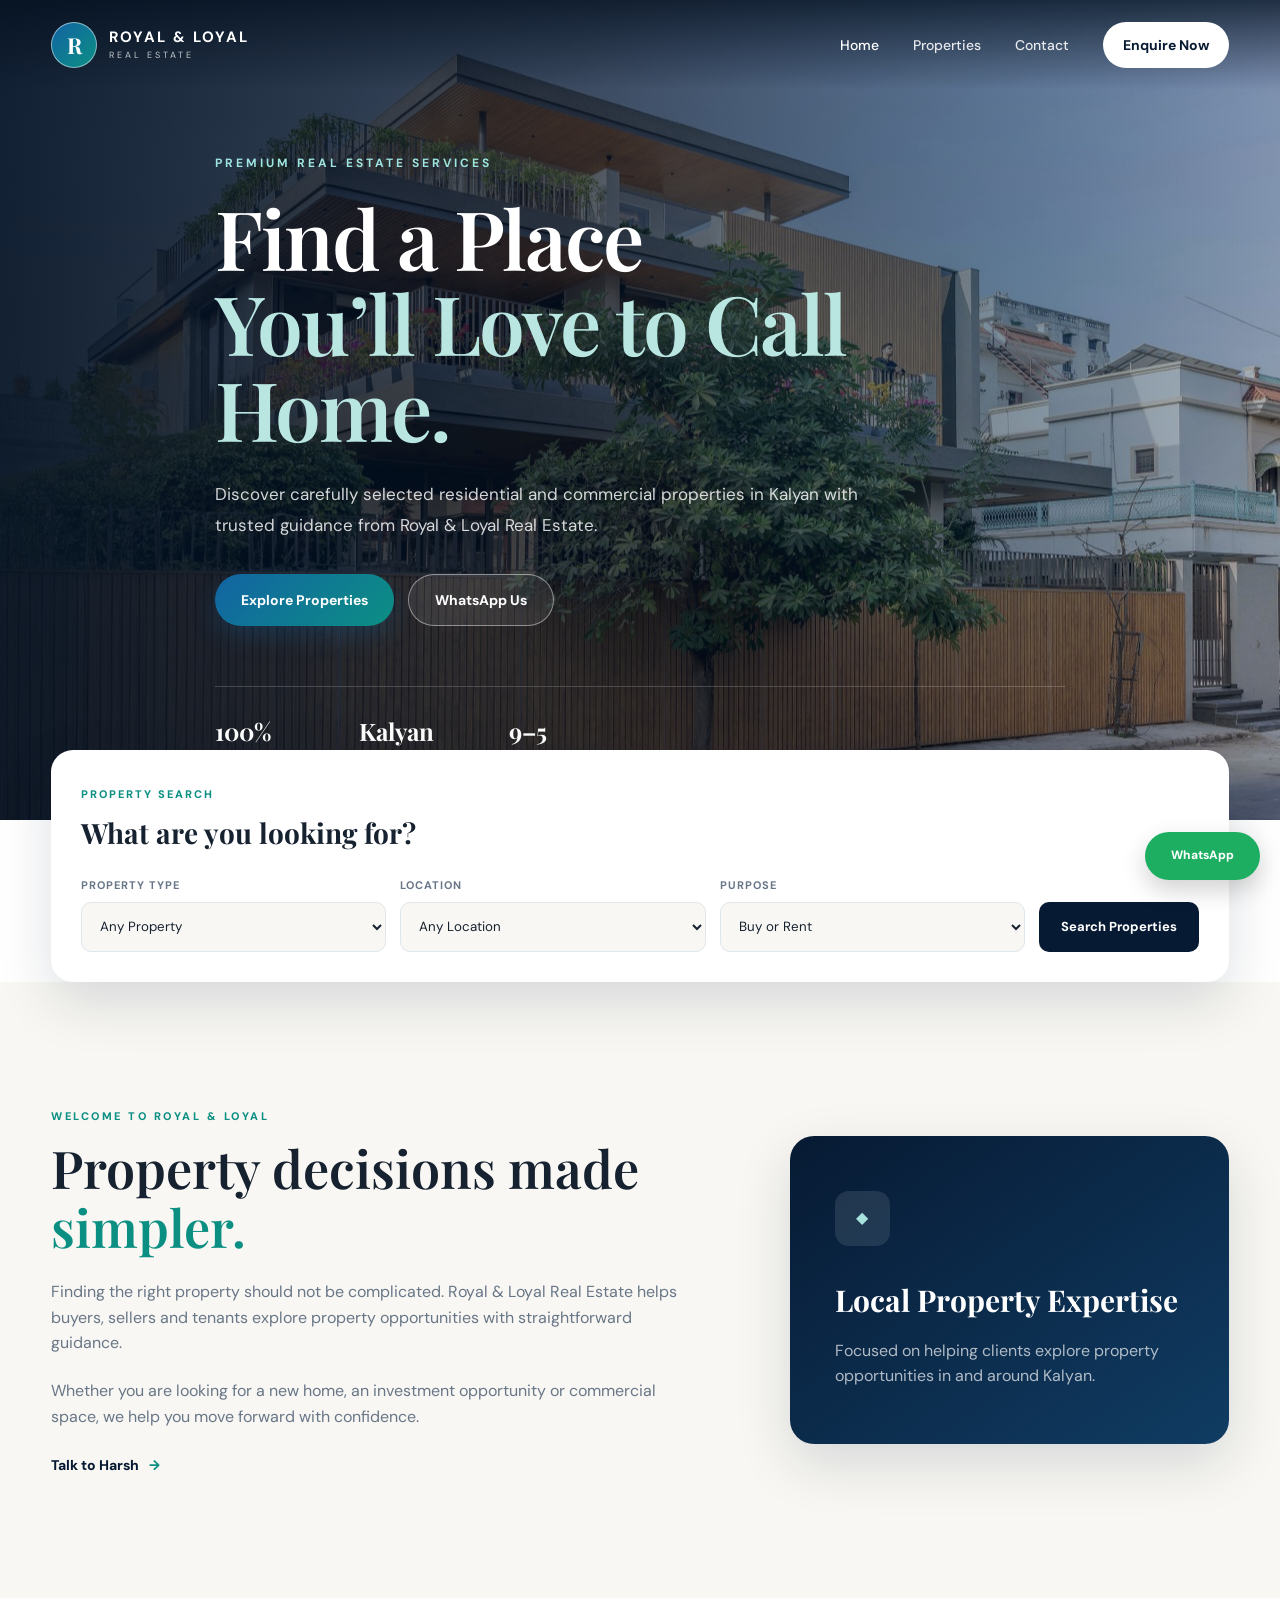
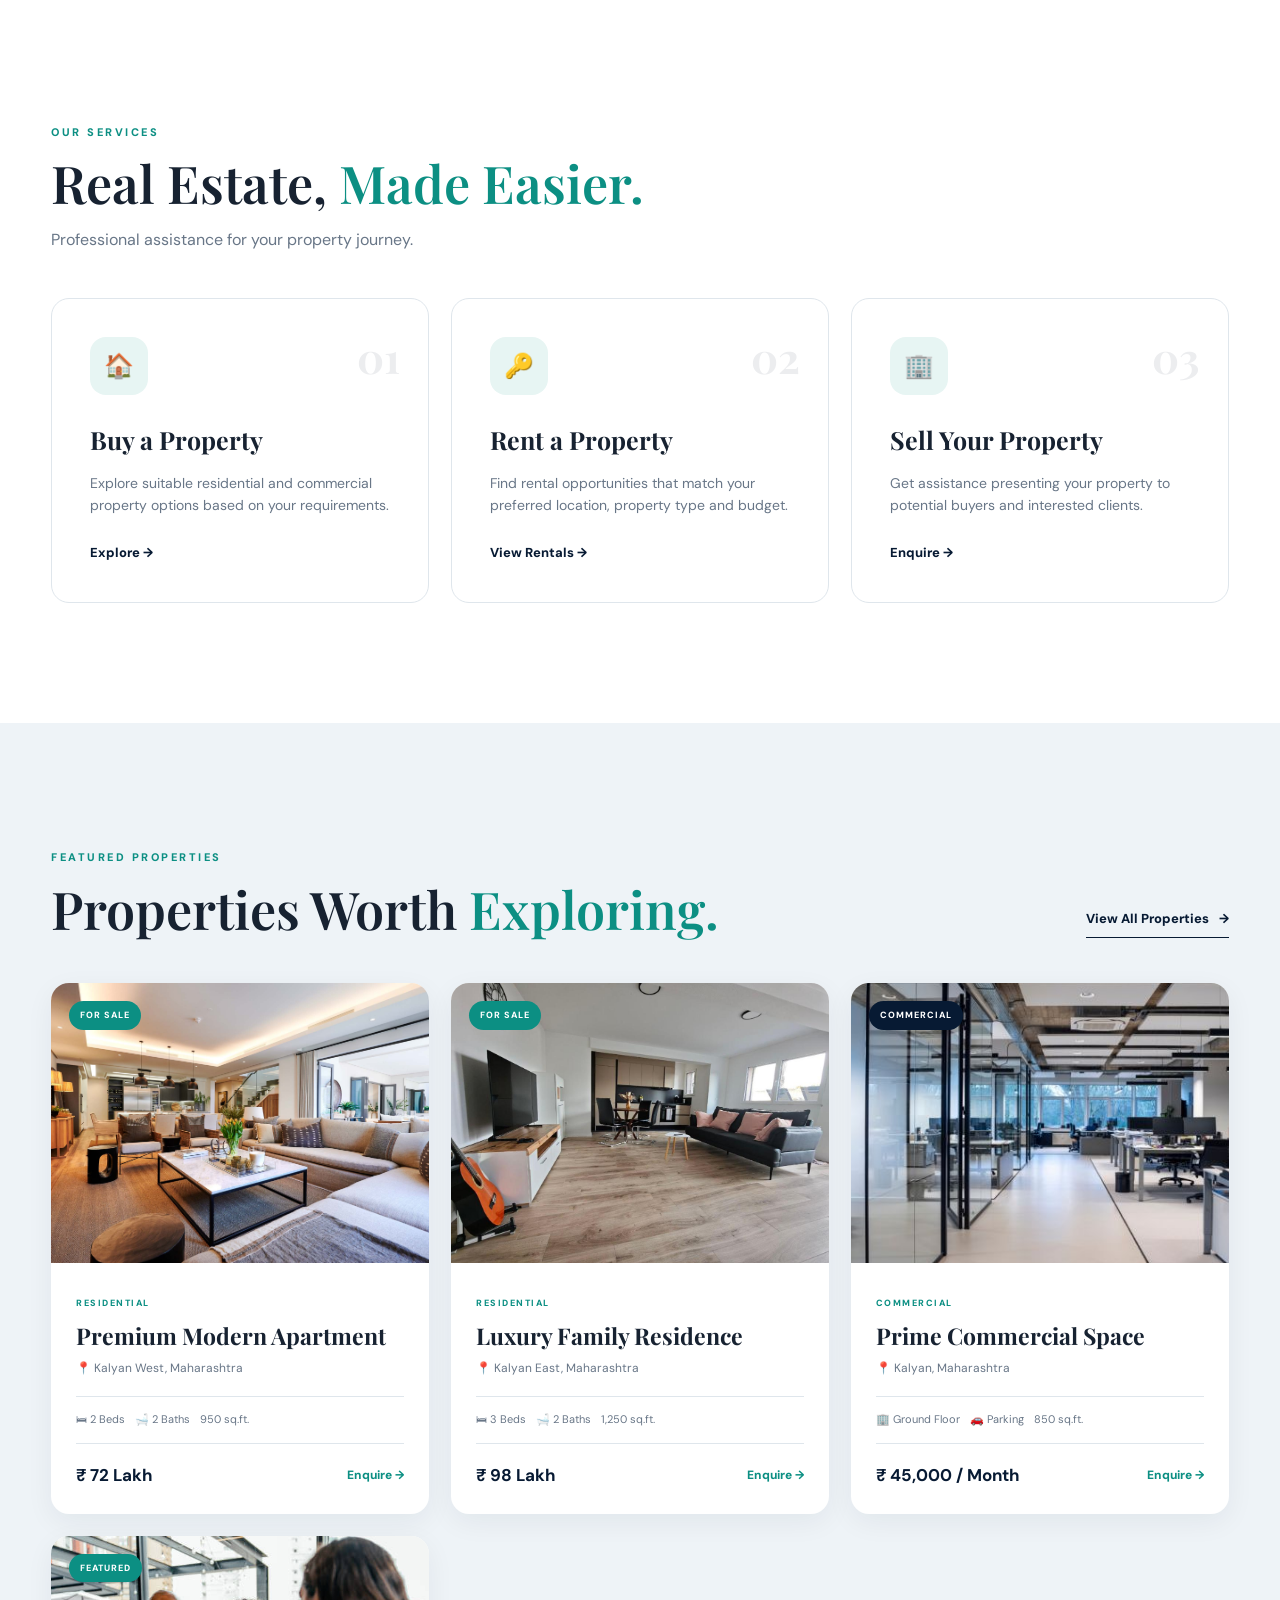
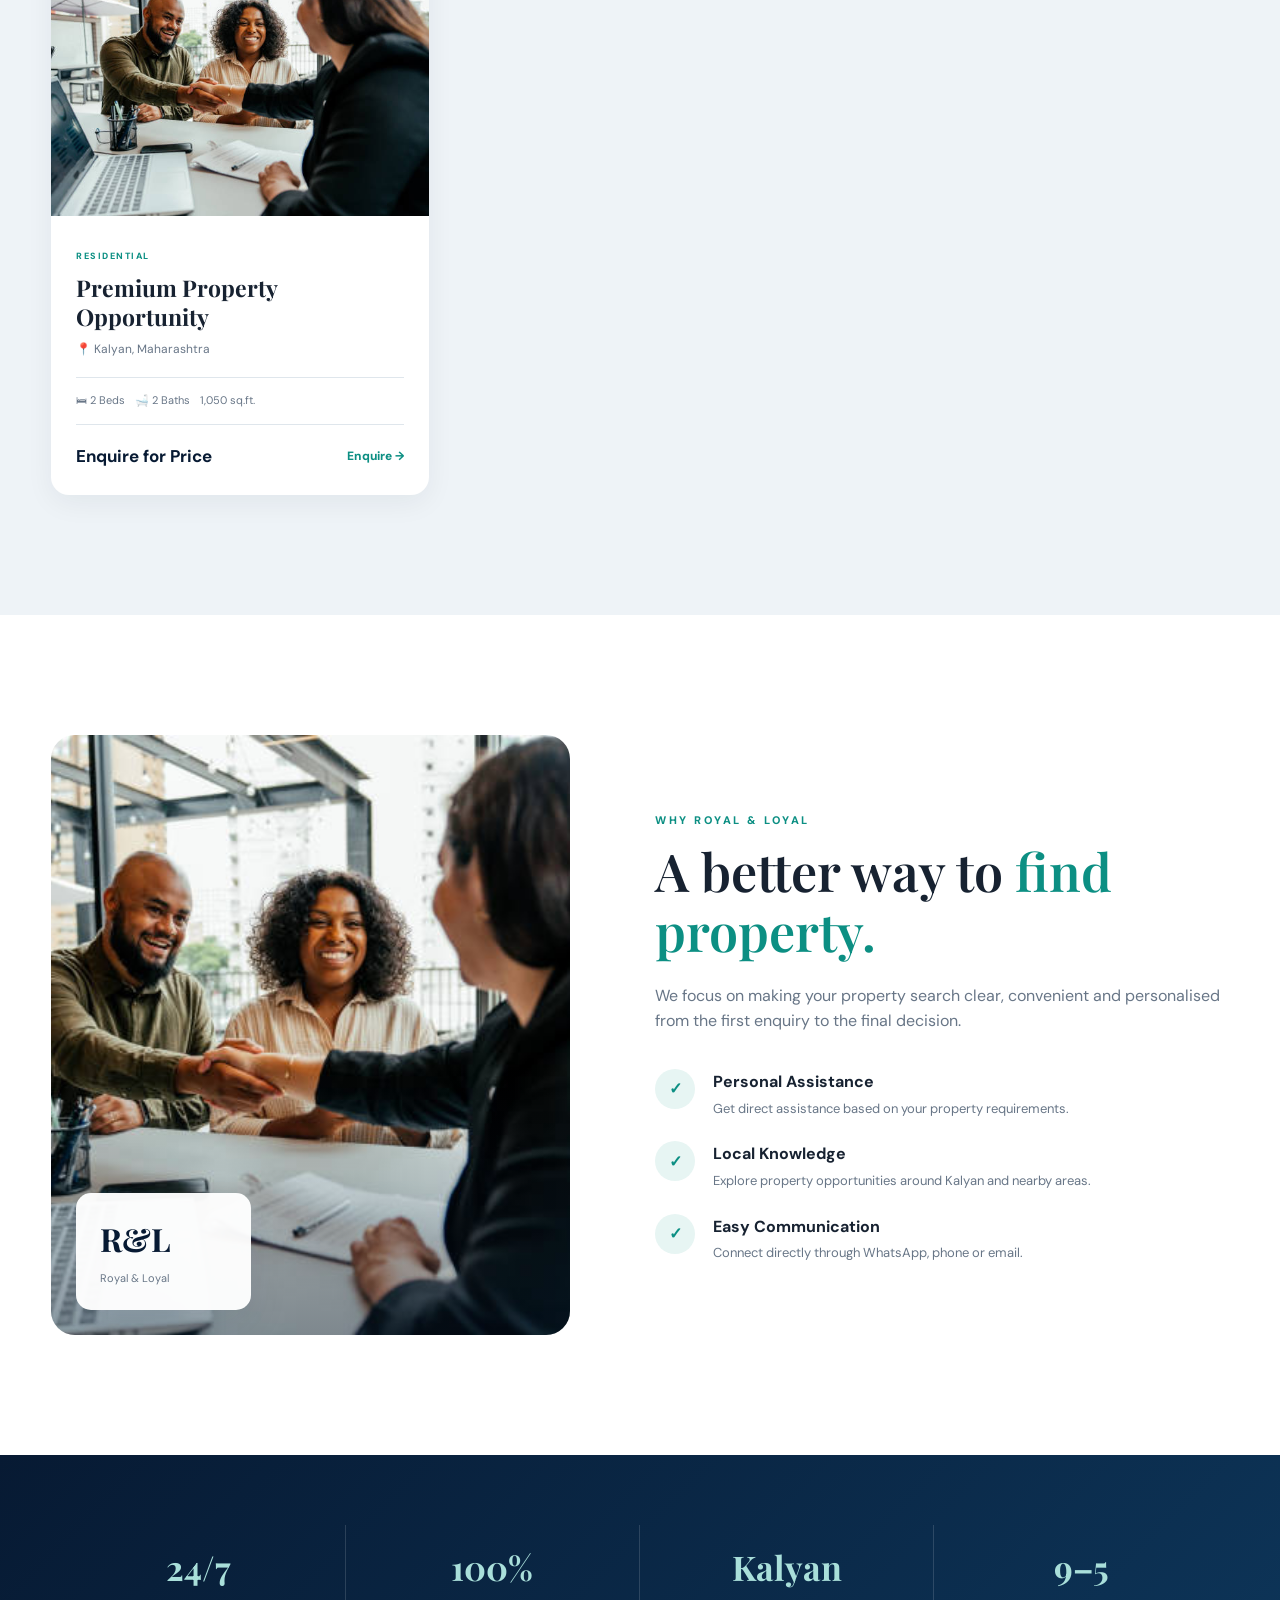
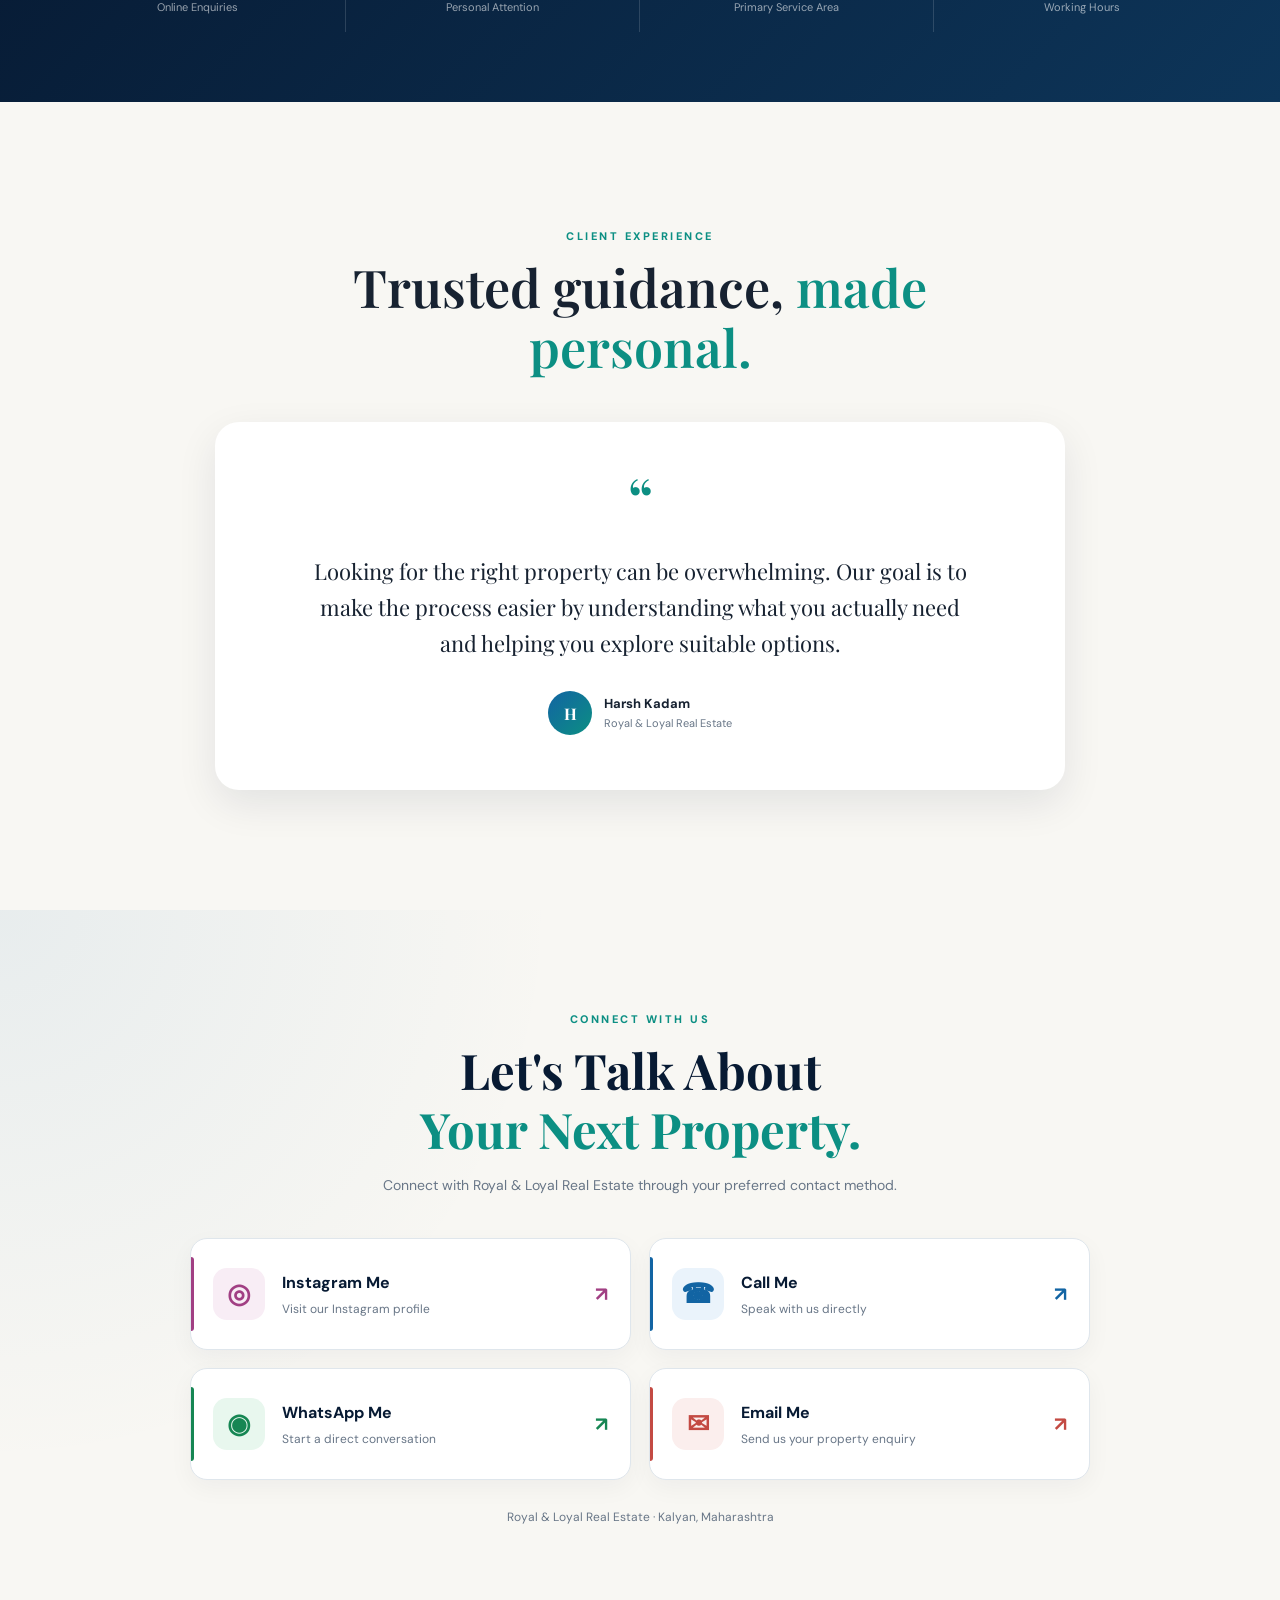
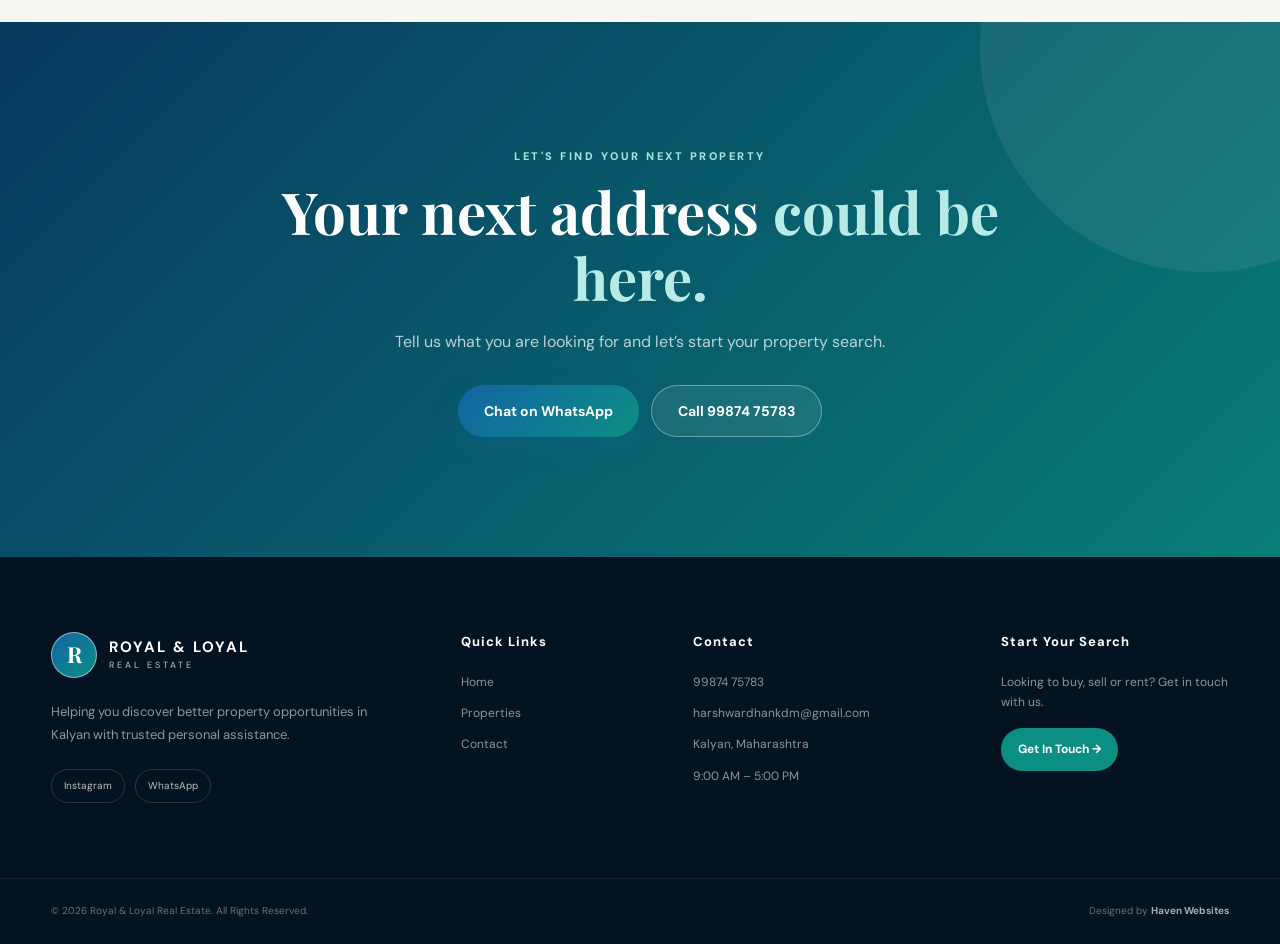
<file: index.html>
<!DOCTYPE html>
<html lang="en">

<head>

    <meta charset="UTF-8">

    <meta name="viewport" content="width=device-width, initial-scale=1.0">

    <title>Royal & Loyal Real Estate | Premium Properties in Kalyan</title>

    <meta name="description"
        content="Royal & Loyal Real Estate helps you discover residential and commercial properties in Kalyan. Buy, sell and rent properties with trusted assistance.">

    <meta name="keywords"
        content="Royal and Loyal Real Estate, properties in Kalyan, flats in Kalyan, property dealer Kalyan, real estate agent Kalyan">

    <meta name="author" content="Harsh Kadam">

    <meta name="theme-color" content="#0b1f3a">

    <meta property="og:title"
        content="Royal & Loyal Real Estate | Premium Properties in Kalyan">

    <meta property="og:description"
        content="Discover residential and commercial properties in Kalyan with Royal & Loyal Real Estate.">

    <meta property="og:type" content="website">

    <meta property="og:url"
        content="https://harshwebstudio.github.io/royal-loyal-real-estate/">

    <link rel="canonical"
        href="https://harshwebstudio.github.io/royal-loyal-real-estate/">

    <link rel="stylesheet" href="style.css">

</head>


<body>

    <!-- ================= NAVBAR ================= -->

    <header class="navbar">

        <div class="container nav-container">

            <a href="index.html" class="logo">

                <span class="logo-mark">
                    R
                </span>

                <span class="logo-text">

                    <strong>
                        ROYAL & LOYAL
                    </strong>

                    <small>
                        REAL ESTATE
                    </small>

                </span>

            </a>


            <button
                class="menu-toggle"
                id="menuToggle"
                aria-label="Open Menu"
                aria-expanded="false">

                ☰

            </button>


            <nav id="navMenu">

                <a
                    href="index.html"
                    class="active">

                    Home

                </a>

                <a href="properties.html">
                    Properties
                </a>

                <a href="contact.html">
                    Contact
                </a>

                <a
                    href="contact.html"
                    class="nav-btn">

                    Enquire Now

                </a>

            </nav>

        </div>

    </header>


    <!-- ================= HERO ================= -->

    <main>

        <section class="hero">

            <div class="hero-overlay"></div>


            <div class="container hero-content">

                <span class="hero-tag">
                    PREMIUM REAL ESTATE SERVICES
                </span>


                <h1>

                    Find a Place
                    <br>

                    <span>
                        You’ll Love to Call Home.
                    </span>

                </h1>


                <p>

                    Discover carefully selected residential
                    and commercial properties in Kalyan with
                    trusted guidance from Royal & Loyal
                    Real Estate.

                </p>


                <div class="hero-buttons">

                    <a
                        href="properties.html"
                        class="btn btn-primary">

                        Explore Properties

                    </a>


                    <a
                        href="https://wa.me/919987475783?text=Hello%20Royal%20%26%20Loyal%20Real%20Estate%2C%20I%20am%20interested%20in%20a%20property."
                        class="btn btn-outline"
                        target="_blank"
                        rel="noopener noreferrer">

                        WhatsApp Us

                    </a>

                </div>


                <div class="hero-trust">

                    <div>

                        <strong>
                            100%
                        </strong>

                        <span>
                            Personal Assistance
                        </span>

                    </div>


                    <div>

                        <strong>
                            Kalyan
                        </strong>

                        <span>
                            Local Property Focus
                        </span>

                    </div>


                    <div>

                        <strong>
                            9–5
                        </strong>

                        <span>
                            Available Daily
                        </span>

                    </div>

                </div>

            </div>

        </section>


        <!-- ================= PROPERTY SEARCH ================= -->

        <section class="search-section">

            <div class="container">

                <div class="search-box">

                    <div class="search-heading">

                        <span>
                            PROPERTY SEARCH
                        </span>

                        <h2>
                            What are you looking for?
                        </h2>

                    </div>


                    <div class="search-fields">

                        <div class="search-field">

                            <label for="propertyType">
                                Property Type
                            </label>

                            <select id="propertyType">

                                <option value="">
                                    Any Property
                                </option>

                                <option value="Apartment">
                                    Apartment
                                </option>

                                <option value="Villa">
                                    Villa
                                </option>

                                <option value="Commercial">
                                    Commercial
                                </option>

                                <option value="Plot">
                                    Plot
                                </option>

                            </select>

                        </div>


                        <div class="search-field">

                            <label for="propertyLocation">
                                Location
                            </label>

                            <select id="propertyLocation">

                                <option value="">
                                    Any Location
                                </option>

                                <option value="Kalyan">
                                    Kalyan
                                </option>

                                <option value="Kalyan West">
                                    Kalyan West
                                </option>

                                <option value="Kalyan East">
                                    Kalyan East
                                </option>

                            </select>

                        </div>


                        <div class="search-field">

                            <label for="propertyPurpose">
                                Purpose
                            </label>

                            <select id="propertyPurpose">

                                <option value="">
                                    Buy or Rent
                                </option>

                                <option value="Buy">
                                    Buy
                                </option>

                                <option value="Rent">
                                    Rent
                                </option>

                            </select>

                        </div>


                        <a
                            href="properties.html"
                            class="search-btn">

                            Search Properties

                        </a>

                    </div>

                </div>

            </div>

        </section>


        <!-- ================= INTRODUCTION ================= -->

        <section class="intro-section">

            <div class="container intro-grid">

                <div class="intro-content">

                    <span class="section-tag">
                        WELCOME TO ROYAL & LOYAL
                    </span>


                    <h2>

                        Property decisions made
                        <span>
                            simpler.
                        </span>

                    </h2>


                    <p>

                        Finding the right property should
                        not be complicated. Royal & Loyal
                        Real Estate helps buyers, sellers and
                        tenants explore property opportunities
                        with straightforward guidance.

                    </p>


                    <p>

                        Whether you are looking for a new
                        home, an investment opportunity or
                        commercial space, we help you move
                        forward with confidence.

                    </p>


                    <a
                        href="contact.html"
                        class="text-link">

                        Talk to Harsh
                        <span>→</span>

                    </a>

                </div>


                <div class="intro-card">

                    <div class="intro-card-icon">
                        ◆
                    </div>

                    <h3>
                        Local Property Expertise
                    </h3>

                    <p>
                        Focused on helping clients explore
                        property opportunities in and around
                        Kalyan.
                    </p>

                </div>

            </div>

                    </section>
                            <!-- ================= SERVICES ================= -->

        <section class="services-section">

            <div class="container">

                <div class="section-heading">

                    <span class="section-tag">
                        OUR SERVICES
                    </span>

                    <h2>
                        Real Estate,
                        <span>Made Easier.</span>
                    </h2>

                    <p>
                        Professional assistance for your
                        property journey.
                    </p>

                </div>


                <div class="services-grid">


                    <article class="service-card">

                        <div class="service-number">
                            01
                        </div>

                        <div class="service-icon">
                            🏠
                        </div>

                        <h3>
                            Buy a Property
                        </h3>

                        <p>
                            Explore suitable residential
                            and commercial property options
                            based on your requirements.
                        </p>

                        <a href="properties.html">
                            Explore →
                        </a>

                    </article>


                    <article class="service-card">

                        <div class="service-number">
                            02
                        </div>

                        <div class="service-icon">
                            🔑
                        </div>

                        <h3>
                            Rent a Property
                        </h3>

                        <p>
                            Find rental opportunities that
                            match your preferred location,
                            property type and budget.
                        </p>

                        <a href="properties.html">
                            View Rentals →
                        </a>

                    </article>


                    <article class="service-card">

                        <div class="service-number">
                            03
                        </div>

                        <div class="service-icon">
                            🏢
                        </div>

                        <h3>
                            Sell Your Property
                        </h3>

                        <p>
                            Get assistance presenting your
                            property to potential buyers and
                            interested clients.
                        </p>

                        <a href="contact.html">
                            Enquire →
                        </a>

                    </article>

                </div>

            </div>

        </section>


        <!-- ================= FEATURED PROPERTIES ================= -->

        <section class="featured-section">

            <div class="container">

                <div class="section-heading featured-heading">

                    <div>

                        <span class="section-tag">
                            FEATURED PROPERTIES
                        </span>

                        <h2>
                            Properties Worth
                            <span>Exploring.</span>
                        </h2>

                    </div>


                    <a
                        href="properties.html"
                        class="view-all">

                        View All Properties
                        <span>→</span>

                    </a>

                </div>


                <div class="property-grid">


                    <!-- PROPERTY 01 -->

                    <article class="property-card">

                        <div class="property-image">

                            <img
                                src="images/property-1.jpg"
                                alt="Modern apartment property in Kalyan"
                                loading="lazy">

                            <span class="property-badge">
                                FOR SALE
                            </span>

                        </div>


                        <div class="property-info">

                            <span class="property-type">
                                RESIDENTIAL
                            </span>

                            <h3>
                                Premium Modern Apartment
                            </h3>

                            <p class="property-location">
                                📍 Kalyan West, Maharashtra
                            </p>


                            <div class="property-details">

                                <span>
                                    🛏 2 Beds
                                </span>

                                <span>
                                    🛁 2 Baths
                                </span>

                                <span>
                                    950 sq.ft.
                                </span>

                            </div>


                            <div class="property-bottom">

                                <strong>
                                    ₹ 72 Lakh
                                </strong>

                                <a
                                    href="https://wa.me/919987475783?text=Hello%20Harsh%2C%20I%20am%20interested%20in%20the%20Premium%20Modern%20Apartment."
                                    target="_blank"
                                    rel="noopener noreferrer">

                                    Enquire →

                                </a>

                            </div>

                        </div>

                    </article>


                    <!-- PROPERTY 02 -->

                    <article class="property-card">

                        <div class="property-image">

                            <img
                                src="images/property-2.jpg"
                                alt="Luxury family apartment in Kalyan East"
                                loading="lazy">

                            <span class="property-badge">
                                FOR SALE
                            </span>

                        </div>


                        <div class="property-info">

                            <span class="property-type">
                                RESIDENTIAL
                            </span>

                            <h3>
                                Luxury Family Residence
                            </h3>

                            <p class="property-location">
                                📍 Kalyan East, Maharashtra
                            </p>


                            <div class="property-details">

                                <span>
                                    🛏 3 Beds
                                </span>

                                <span>
                                    🛁 2 Baths
                                </span>

                                <span>
                                    1,250 sq.ft.
                                </span>

                            </div>


                            <div class="property-bottom">

                                <strong>
                                    ₹ 98 Lakh
                                </strong>

                                <a
                                    href="https://wa.me/919987475783?text=Hello%20Harsh%2C%20I%20am%20interested%20in%20the%20Luxury%20Family%20Residence."
                                    target="_blank"
                                    rel="noopener noreferrer">

                                    Enquire →

                                </a>

                            </div>

                        </div>

                    </article>


                    <!-- PROPERTY 03 -->

                    <article class="property-card">

                        <div class="property-image">

                            <img
                                src="images/property-3.jpg"
                                alt="Prime commercial property in Kalyan"
                                loading="lazy">

                            <span class="property-badge commercial-badge">
                                COMMERCIAL
                            </span>

                        </div>


                        <div class="property-info">

                            <span class="property-type">
                                COMMERCIAL
                            </span>

                            <h3>
                                Prime Commercial Space
                            </h3>

                            <p class="property-location">
                                📍 Kalyan, Maharashtra
                            </p>


                            <div class="property-details">

                                <span>
                                    🏢 Ground Floor
                                </span>

                                <span>
                                    🚗 Parking
                                </span>

                                <span>
                                    850 sq.ft.
                                </span>

                            </div>


                            <div class="property-bottom">

                                <strong>
                                    ₹ 45,000 / Month
                                </strong>

                                <a
                                    href="https://wa.me/919987475783?text=Hello%20Harsh%2C%20I%20am%20interested%20in%20the%20Prime%20Commercial%20Space."
                                    target="_blank"
                                    rel="noopener noreferrer">

                                    Enquire →

                                </a>

                            </div>

                        </div>

                    </article>


                    <!-- PROPERTY 04 -->

                    <article class="property-card">

                        <div class="property-image">

                            <img
                                src="images/property-4.jpg"
                                alt="Premium property opportunity in Kalyan"
                                loading="lazy">

                            <span class="property-badge">
                                FEATURED
                            </span>

                        </div>


                        <div class="property-info">

                            <span class="property-type">
                                RESIDENTIAL
                            </span>

                            <h3>
                                Premium Property Opportunity
                            </h3>

                            <p class="property-location">
                                📍 Kalyan, Maharashtra
                            </p>


                            <div class="property-details">

                                <span>
                                    🛏 2 Beds
                                </span>

                                <span>
                                    🛁 2 Baths
                                </span>

                                <span>
                                    1,050 sq.ft.
                                </span>

                            </div>


                            <div class="property-bottom">

                                <strong>
                                    Enquire for Price
                                </strong>

                                <a
                                    href="https://wa.me/919987475783?text=Hello%20Harsh%2C%20I%20am%20interested%20in%20the%20Premium%20Property%20Opportunity."
                                    target="_blank"
                                    rel="noopener noreferrer">

                                    Enquire →

                                </a>

                            </div>

                        </div>

                    </article>

                </div>

            </div>

                                    </section>

                <!-- ================= WHY CHOOSE US ================= -->

        <section class="why-section">

            <div class="container why-grid">

                <div class="why-image">

                    <img
                        src="images/property-4.jpg"
                        alt="Premium real estate property"
                        loading="lazy">


                    <div class="experience-card">

                        <strong>
                            R&L
                        </strong>

                        <span>
                            Royal & Loyal
                        </span>

                    </div>

                </div>


                <div class="why-content">

                    <span class="section-tag">
                        WHY ROYAL & LOYAL
                    </span>


                    <h2>
                        A better way to
                        <span>find property.</span>
                    </h2>


                    <p>
                        We focus on making your property
                        search clear, convenient and
                        personalised from the first enquiry
                        to the final decision.
                    </p>


                    <div class="why-list">


                        <div class="why-item">

                            <span class="why-icon">
                                ✓
                            </span>

                            <div>

                                <h3>
                                    Personal Assistance
                                </h3>

                                <p>
                                    Get direct assistance
                                    based on your property
                                    requirements.
                                </p>

                            </div>

                        </div>


                        <div class="why-item">

                            <span class="why-icon">
                                ✓
                            </span>

                            <div>

                                <h3>
                                    Local Knowledge
                                </h3>

                                <p>
                                    Explore property
                                    opportunities around
                                    Kalyan and nearby areas.
                                </p>

                            </div>

                        </div>


                        <div class="why-item">

                            <span class="why-icon">
                                ✓
                            </span>

                            <div>

                                <h3>
                                    Easy Communication
                                </h3>

                                <p>
                                    Connect directly through
                                    WhatsApp, phone or email.
                                </p>

                            </div>

                        </div>

                    </div>

                </div>

            </div>

        </section>


        <!-- ================= STATS ================= -->

        <section class="stats-section">

            <div class="container stats-grid">


                <div class="stat-item">

                    <strong>
                        24/7
                    </strong>

                    <span>
                        Online Enquiries
                    </span>

                </div>


                <div class="stat-item">

                    <strong>
                        100%
                    </strong>

                    <span>
                        Personal Attention
                    </span>

                </div>


                <div class="stat-item">

                    <strong>
                        Kalyan
                    </strong>

                    <span>
                        Primary Service Area
                    </span>

                </div>


                <div class="stat-item">

                    <strong>
                        9–5
                    </strong>

                    <span>
                        Working Hours
                    </span>

                </div>


            </div>

        </section>


        <!-- ================= TESTIMONIAL ================= -->

        <section class="testimonial-section">

            <div class="container">

                <div class="section-heading">

                    <span class="section-tag">
                        CLIENT EXPERIENCE
                    </span>

                    <h2>
                        Trusted guidance,
                        <span>made personal.</span>
                    </h2>

                </div>


                <div class="testimonial-card">

                    <div class="quote-mark">
                        “
                    </div>


                    <p>
                        Looking for the right property can
                        be overwhelming. Our goal is to make
                        the process easier by understanding
                        what you actually need and helping
                        you explore suitable options.
                    </p>


                    <div class="testimonial-author">

                        <div class="author-avatar">
                            H
                        </div>

                        <div>

                            <strong>
                                Harsh Kadam
                            </strong>

                            <span>
                                Royal & Loyal Real Estate
                            </span>

                        </div>

                    </div>

                </div>

            </div>

        </section>
<!-- ================= PREMIUM CONTACT BUTTONS ================= -->

<section class="contact-actions-section" id="contact-actions">
    <div class="container">

        <div class="contact-actions-heading">
            <span class="section-tag">CONNECT WITH US</span>

            <h2>
                Let's Talk About
                <span>Your Next Property.</span>
            </h2>

            <p>
                Connect with Royal & Loyal Real Estate
                through your preferred contact method.
            </p>
        </div>

        <div class="contact-actions-grid">

            <!-- INSTAGRAM -->
            <a
                href="https://instagram.com/harshwebdesignerrr11"
                class="contact-action-card instagram-card"
                target="_blank"
                rel="noopener noreferrer"
                aria-label="Contact us on Instagram">

                <span class="contact-action-icon">◎</span>

                <span class="contact-action-text">
                    <strong>Instagram Me</strong>
                    <small>Visit our Instagram profile</small>
                </span>

                <span class="contact-action-arrow">↗</span>
            </a>

            <!-- CALL -->
            <a
                href="tel:+919987475783"
                class="contact-action-card call-card"
                aria-label="Call Royal and Loyal Real Estate">

                <span class="contact-action-icon">☎</span>

                <span class="contact-action-text">
                    <strong>Call Me</strong>
                    <small>Speak with us directly</small>
                </span>

                <span class="contact-action-arrow">↗</span>
            </a>

            <!-- WHATSAPP -->
            <a
                href="https://wa.me/919987475783?text=Hello%20Royal%20%26%20Loyal%20Real%20Estate%2C%20I%20am%20interested%20in%20your%20property%20services."
                class="contact-action-card whatsapp-card"
                target="_blank"
                rel="noopener noreferrer"
                aria-label="Chat with us on WhatsApp">

                <span class="contact-action-icon">◉</span>

                <span class="contact-action-text">
                    <strong>WhatsApp Me</strong>
                    <small>Start a direct conversation</small>
                </span>

                <span class="contact-action-arrow">↗</span>
            </a>

            <!-- EMAIL -->
            <a
                href="mailto:harshwardhankdm@gmail.com?subject=Property%20Enquiry%20-%20Royal%20%26%20Loyal%20Real%20Estate"
                class="contact-action-card email-card"
                aria-label="Email Royal and Loyal Real Estate">

                <span class="contact-action-icon">✉</span>

                <span class="contact-action-text">
                    <strong>Email Me</strong>
                    <small>Send us your property enquiry</small>
                </span>

                <span class="contact-action-arrow">↗</span>
            </a>

        </div>

        <p class="contact-actions-note">
            Royal & Loyal Real Estate · Kalyan, Maharashtra
        </p>

    </div>
</section>

<!-- ================= END CONTACT BUTTONS ================= -->

        <!-- ================= CTA ================= -->

        <section class="cta-section">

            <div class="container cta-content">

                <span class="section-tag">
                    LET'S FIND YOUR NEXT PROPERTY
                </span>


                <h2>
                    Your next address
                    <span>could be here.</span>
                </h2>


                <p>
                    Tell us what you are looking for and
                    let’s start your property search.
                </p>


                <div class="cta-buttons">

                    <a
                        href="https://wa.me/919987475783?text=Hello%20Harsh%2C%20I%20am%20looking%20for%20a%20property."
                        class="btn btn-primary"
                        target="_blank"
                        rel="noopener noreferrer">

                        Chat on WhatsApp

                    </a>


                    <a
                        href="tel:+919987475783"
                        class="btn btn-outline">

                        Call 99874 75783

                    </a>

                </div>

            </div>

        </section>

    </main>

    <!-- ================= FOOTER ================= -->

    <footer class="footer">

        <div class="container footer-grid">


            <div class="footer-brand">

                <a
                    href="index.html"
                    class="logo footer-logo">

                    <span class="logo-mark">
                        R
                    </span>

                    <span class="logo-text">

                        <strong>
                            ROYAL & LOYAL
                        </strong>

                        <small>
                            REAL ESTATE
                        </small>

                    </span>

                </a>


                <p>
                    Helping you discover better property
                    opportunities in Kalyan with trusted
                    personal assistance.
                </p>


                <div class="social-links">

                    <a
                        href="https://instagram.com/harshwebdesignerrr11"
                        target="_blank"
                        rel="noopener noreferrer"
                        aria-label="Instagram">

                        Instagram

                    </a>


                    <a
                        href="https://wa.me/919987475783"
                        target="_blank"
                        rel="noopener noreferrer"
                        aria-label="WhatsApp">

                        WhatsApp

                    </a>

                </div>

            </div>


            <div class="footer-column">

                <h3>
                    Quick Links
                </h3>

                <a href="index.html">
                    Home
                </a>

                <a href="properties.html">
                    Properties
                </a>

                <a href="contact.html">
                    Contact
                </a>

            </div>


            <div class="footer-column">

                <h3>
                    Contact
                </h3>

                <a href="tel:+919987475783">
                    99874 75783
                </a>

                <a href="mailto:harshwardhankdm@gmail.com">
                    harshwardhankdm@gmail.com
                </a>

                <span>
                    Kalyan, Maharashtra
                </span>

                <span>
                    9:00 AM – 5:00 PM
                </span>

            </div>


            <div class="footer-column">

                <h3>
                    Start Your Search
                </h3>

                <p>
                    Looking to buy, sell or rent?
                    Get in touch with us.
                </p>


                <a
                    href="contact.html"
                    class="footer-btn">

                    Get In Touch →

                </a>

            </div>


        </div>


        <div class="footer-bottom">

            <div class="container">

                <p>
                    © 2026 Royal & Loyal Real Estate.
                    All Rights Reserved.
                </p>

                <p>
                    Designed by
                    <strong>
                        Haven Websites
                    </strong>
                </p>

            </div>

        </div>

    </footer>
        <!-- ================= FLOATING WHATSAPP ================= -->

    <a
        href="https://wa.me/919987475783?text=Hello%20Royal%20%26%20Loyal%20Real%20Estate%2C%20I%20want%20to%20know%20about%20available%20properties."
        class="floating-whatsapp"
        target="_blank"
        rel="noopener noreferrer"
        aria-label="Chat on WhatsApp">

        WhatsApp

    </a>


    <!-- ================= JAVASCRIPT ================= -->

    <script src="script.js"></script>

</body>

</html>
</file>
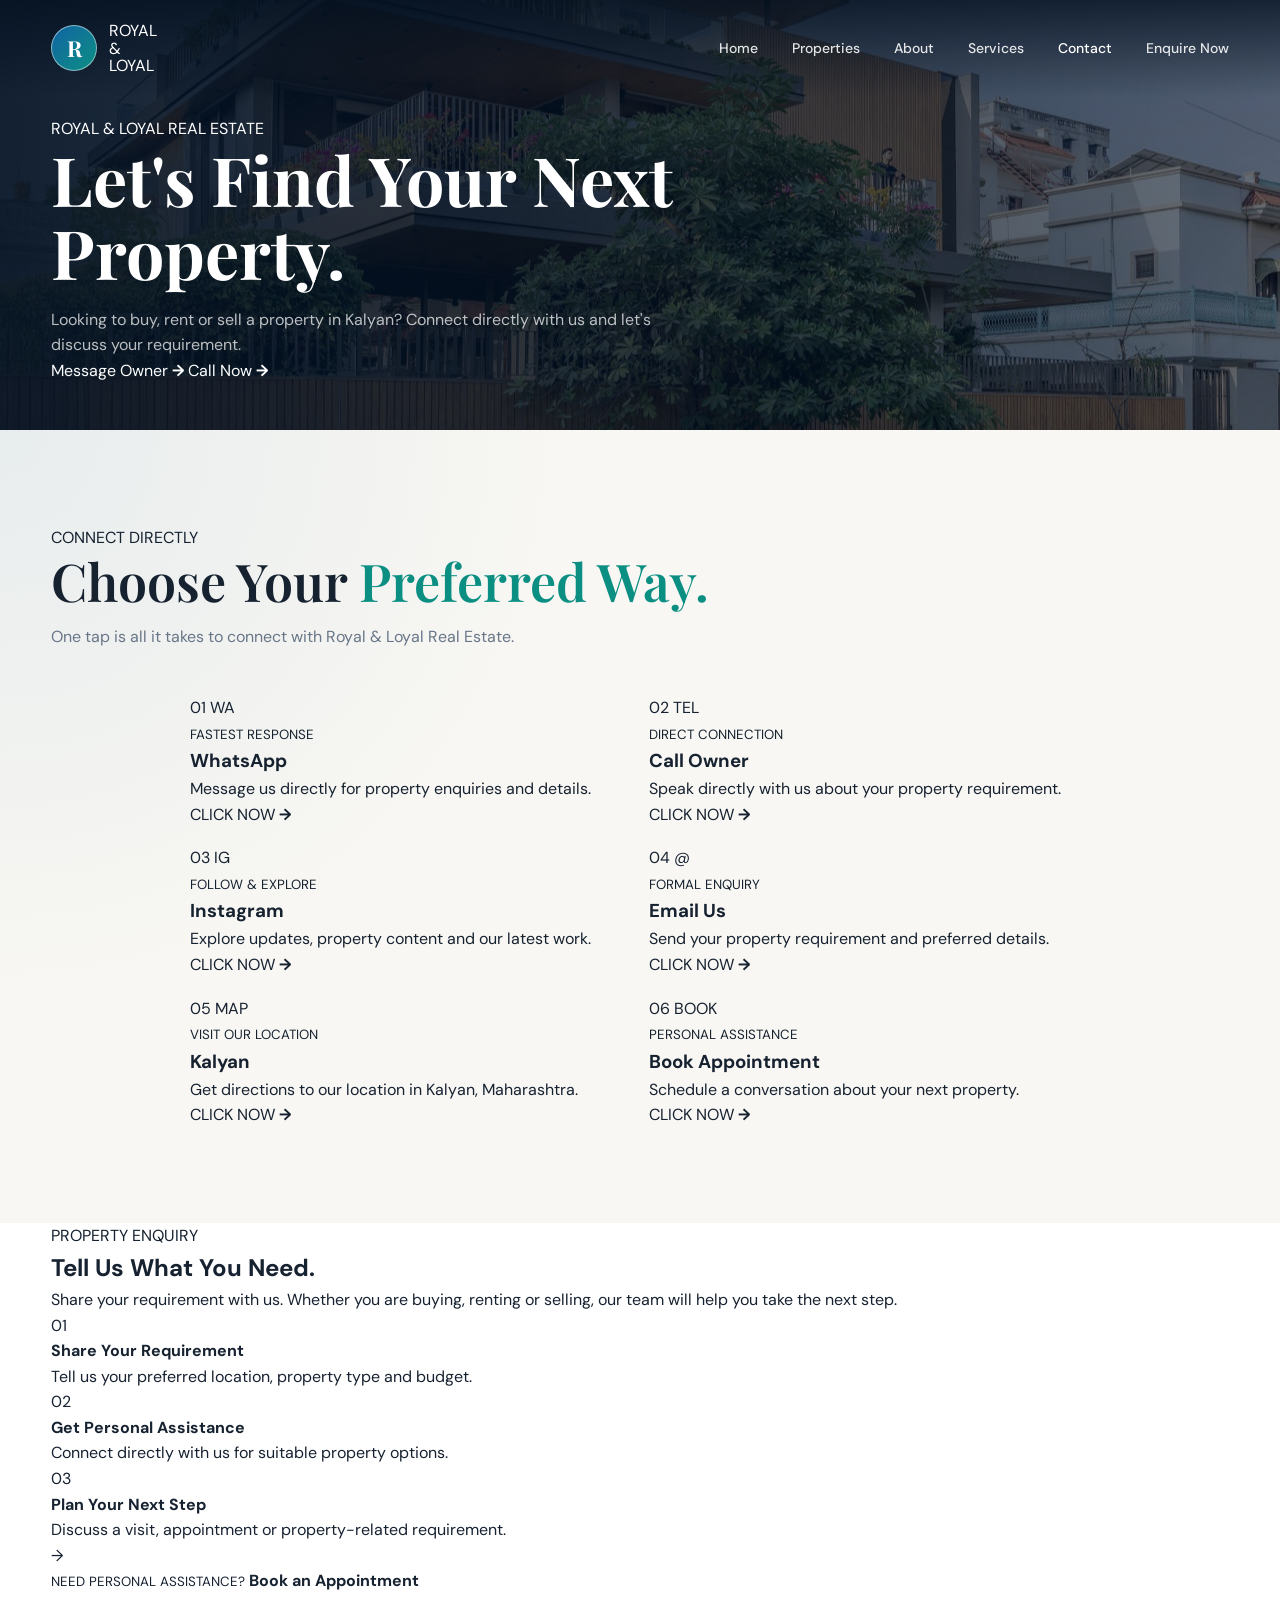
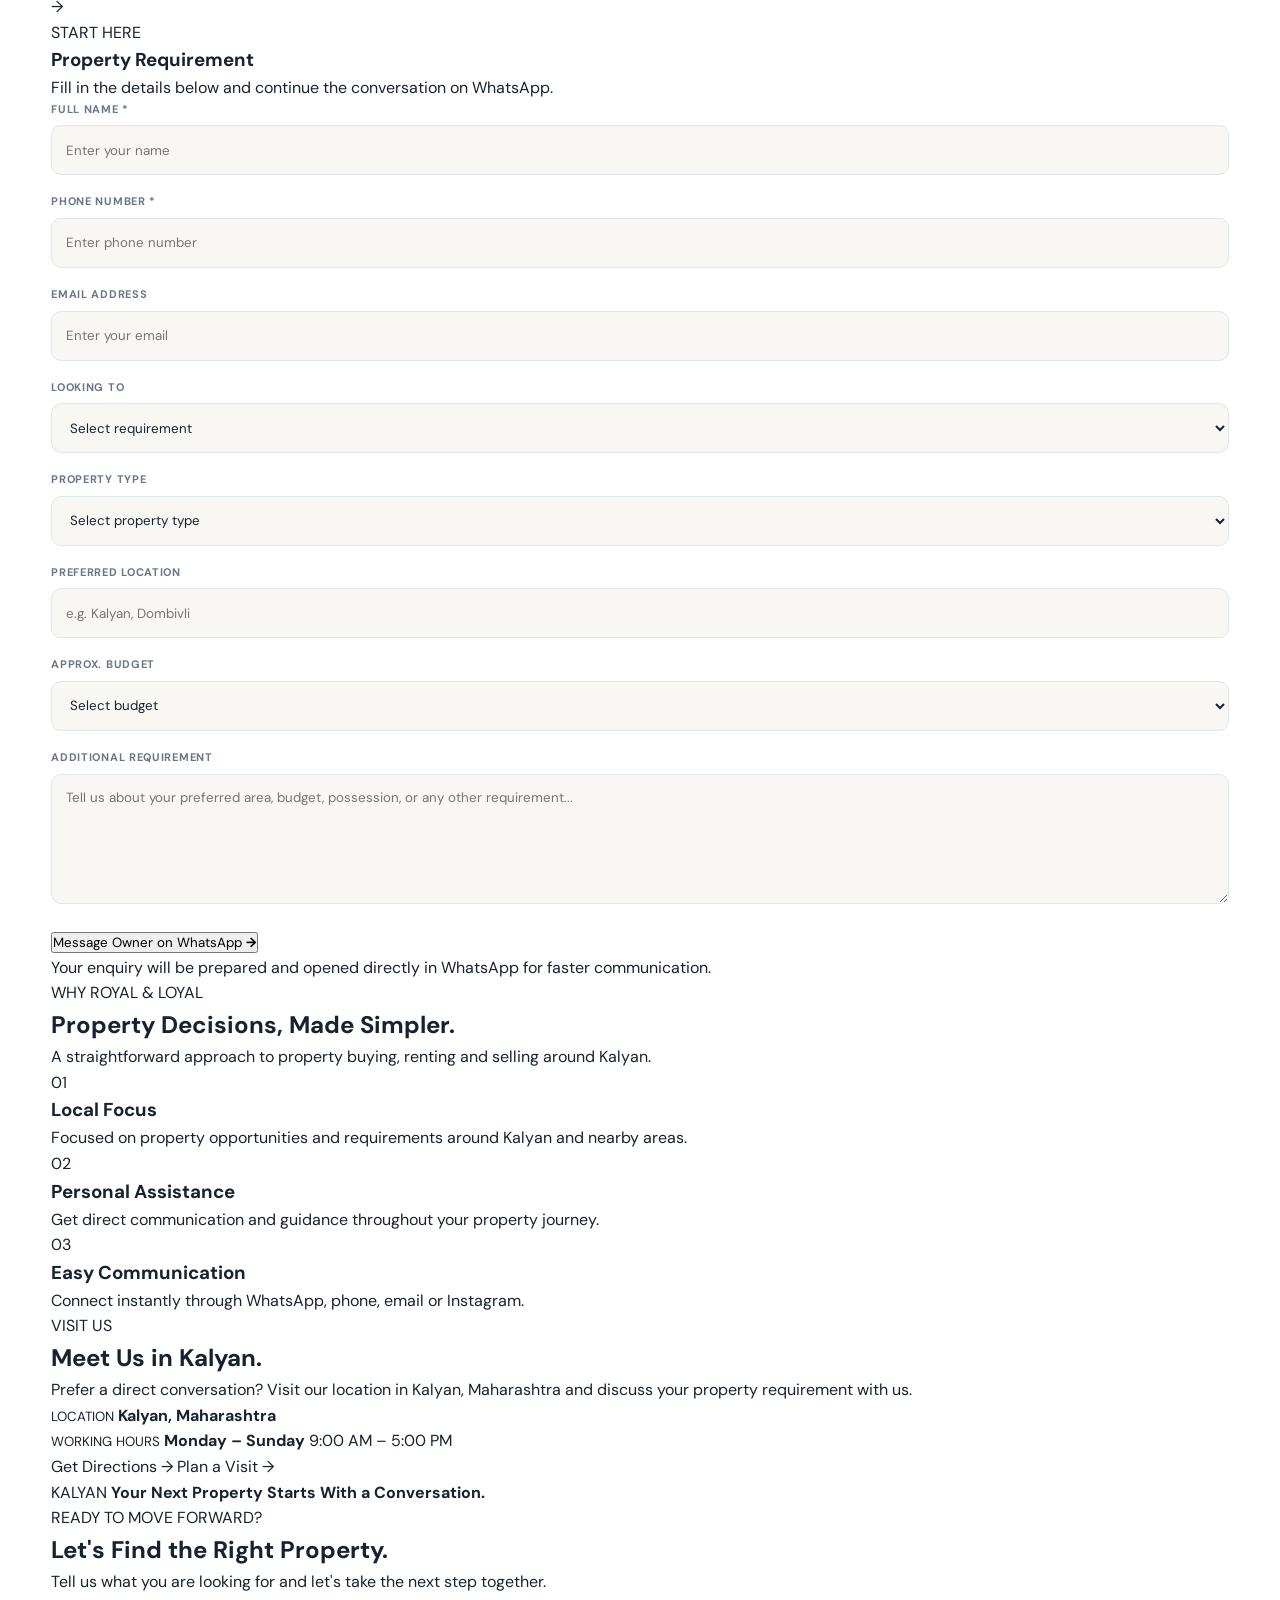
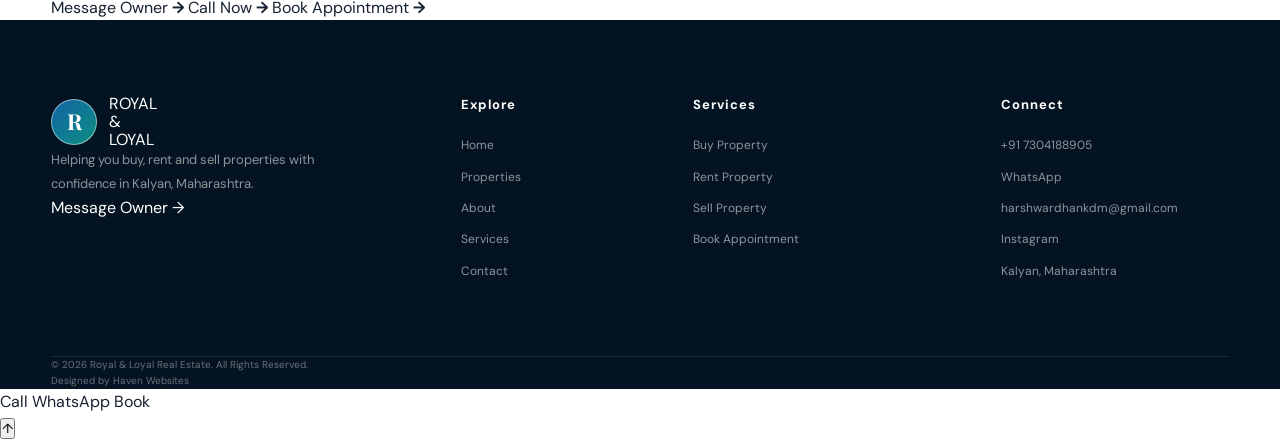
<file: contact.html>
<!DOCTYPE html>
<html lang="en">

<head>

    <!-- =========================================
         BASIC SEO
    ========================================== -->

    <meta charset="UTF-8">

    <meta
        name="viewport"
        content="width=device-width, initial-scale=1.0"
    >

    <meta
        name="theme-color"
        content="#0a1f3d"
    >

    <title>
        Contact Royal & Loyal Real Estate | Kalyan
    </title>

    <meta
        name="description"
        content="Contact Royal & Loyal Real Estate in Kalyan for buying, renting and selling residential and commercial properties."
    >

    <meta
        name="keywords"
        content="Royal and Loyal Real Estate, real estate Kalyan, property dealer Kalyan, properties in Kalyan, buy property Kalyan, rent property Kalyan, sell property Kalyan"
    >

    <meta
        name="author"
        content="Royal & Loyal Real Estate"
    >

    <meta
        name="robots"
        content="index, follow"
    >

    <link
        rel="canonical"
        href="https://harshwebstudio.github.io/royal-loyal-real-estate/contact.html"
    >


    <!-- =========================================
         OPEN GRAPH
    ========================================== -->

    <meta
        property="og:title"
        content="Contact Royal & Loyal Real Estate | Kalyan"
    >

    <meta
        property="og:description"
        content="Connect with Royal & Loyal Real Estate for property buying, renting and selling assistance in Kalyan."
    >

    <meta
        property="og:type"
        content="website"
    >

    <meta
        property="og:url"
        content="https://harshwebstudio.github.io/royal-loyal-real-estate/contact.html"
    >

    <meta
        property="og:image"
        content="https://harshwebstudio.github.io/royal-loyal-real-estate/images/logo.jpeg"
    >


    <!-- =========================================
         FAVICON
    ========================================== -->

    <link
        rel="icon"
        type="image/jpeg"
        href="images/logo.jpeg"
    >


    <!-- =========================================
         GOOGLE FONTS
    ========================================== -->

    <link
        rel="preconnect"
        href="https://fonts.googleapis.com"
    >

    <link
        rel="preconnect"
        href="https://fonts.gstatic.com"
        crossorigin
    >

    <link
        href="https://fonts.googleapis.com/css2?family=DM+Sans:wght@400;500;600;700&family=Playfair+Display:wght@500;600;700&display=swap"
        rel="stylesheet"
    >


    <!-- =========================================
         MAIN CSS
    ========================================== -->

    <link
        rel="stylesheet"
        href="style.css"
    >

</head>


<body>


<!-- =========================================
     HEADER
========================================== -->

<header
    class="navbar"
    id="navbar"
>

    <div class="container nav-container">


        <!-- LOGO -->

        <a
            href="index.html"
            class="logo"
            aria-label="Royal and Loyal Real Estate Home"
        >

            <span class="logo-mark">
                R
            </span>

            <span class="logo-text">
                ROYAL <span>&</span> LOYAL
            </span>

        </a>


        <!-- MOBILE MENU BUTTON -->

        <button
            class="menu-toggle"
            id="menuToggle"
            type="button"
            aria-label="Open navigation menu"
            aria-controls="navMenu"
            aria-expanded="false"
        >

            <span></span>
            <span></span>
            <span></span>

        </button>


        <!-- NAVIGATION -->

        <nav
            class="nav-menu"
            id="navMenu"
            aria-label="Main navigation"
        >

            <a href="index.html">
                Home
            </a>

            <a href="index.html#properties">
                Properties
            </a>

            <a href="index.html#about">
                About
            </a>

            <a href="index.html#services">
                Services
            </a>

            <a
                href="contact.html"
                class="active"
            >
                Contact
            </a>

            <a
                href="https://wa.me/919987475783?text=Hello%20Royal%20%26%20Loyal%20Real%20Estate%2C%20I%20want%20to%20discuss%20a%20property."
                class="nav-cta"
                target="_blank"
                rel="noopener"
            >
                Enquire Now
            </a>

        </nav>

    </div>

</header>



<!-- =========================================
     PREMIUM CONTACT HERO
========================================== -->

<section class="page-hero">

    <div class="container page-hero-content">

        <span class="eyebrow">
            ROYAL & LOYAL REAL ESTATE
        </span>

        <h1>
            Let's Find Your
            <span>Next Property.</span>
        </h1>

        <p>
            Looking to buy, rent or sell a property in Kalyan?
            Connect directly with us and let's discuss your requirement.
        </p>


        <!-- HERO ACTIONS -->

        <div class="hero-actions">

            <a
                href="https://wa.me/919987475783?text=Hello%20Royal%20%26%20Loyal%20Real%20Estate%2C%20I%20am%20looking%20for%20a%20property."
                class="hero-action primary-action"
                target="_blank"
                rel="noopener"
            >

                <span>
                    Message Owner
                </span>

                <strong>
                    →
                </strong>

            </a>


            <a
                href="tel:+917304188905"
                class="hero-action secondary-action"
            >

                <span>
                    Call Now
                </span>

                <strong>
                    →
                </strong>

            </a>

        </div>

    </div>

</section>



<!-- =========================================
     QUICK CONTACT ACTIONS
========================================== -->

<section class="contact-actions-section">

    <div class="container">


        <div class="section-heading">

            <span class="section-label">
                CONNECT DIRECTLY
            </span>

            <h2>
                Choose Your
                <span>Preferred Way.</span>
            </h2>

            <p>
                One tap is all it takes to connect with
                Royal & Loyal Real Estate.
            </p>

        </div>



        <!-- ACTION GRID -->

        <div class="contact-actions-grid">


            <!-- =================================
                 WHATSAPP
            ================================== -->

            <a
                href="https://wa.me/919987475783?text=Hello%20Royal%20%26%20Loyal%20Real%20Estate%2C%20I%20am%20interested%20in%20a%20property."
                class="premium-action-card whatsapp-card"
                target="_blank"
                rel="noopener"
            >

                <div class="action-card-top">

                    <span class="action-number">
                        01
                    </span>

                    <span class="action-icon">
                        WA
                    </span>

                </div>


                <div class="action-card-content">

                    <small>
                        FASTEST RESPONSE
                    </small>

                    <h3>
                        WhatsApp
                    </h3>

                    <p>
                        Message us directly for
                        property enquiries and details.
                    </p>

                </div>


                <div class="action-card-button">

                    <span>
                        CLICK NOW
                    </span>

                    <strong>
                        →
                    </strong>

                </div>

            </a>



            <!-- =================================
                 CALL
            ================================== -->

            <a
                href="tel:+917304188905"
                class="premium-action-card call-card"
            >

                <div class="action-card-top">

                    <span class="action-number">
                        02
                    </span>

                    <span class="action-icon">
                        TEL
                    </span>

                </div>


                <div class="action-card-content">

                    <small>
                        DIRECT CONNECTION
                    </small>

                    <h3>
                        Call Owner
                    </h3>

                    <p>
                        Speak directly with us about
                        your property requirement.
                    </p>

                </div>


                <div class="action-card-button">

                    <span>
                        CLICK NOW
                    </span>

                    <strong>
                        →
                    </strong>

                </div>

            </a>



            <!-- =================================
                 INSTAGRAM
            ================================== -->

            <a
                href="https://instagram.com/harshwebdesignerrr11"
                class="premium-action-card instagram-card"
                target="_blank"
                rel="noopener"
            >

                <div class="action-card-top">

                    <span class="action-number">
                        03
                    </span>

                    <span class="action-icon">
                        IG
                    </span>

                </div>


                <div class="action-card-content">

                    <small>
                        FOLLOW & EXPLORE
                    </small>

                    <h3>
                        Instagram
                    </h3>

                    <p>
                        Explore updates, property content
                        and our latest work.
                    </p>

                </div>


                <div class="action-card-button">

                    <span>
                        CLICK NOW
                    </span>

                    <strong>
                        →
                    </strong>

                </div>

            </a>



            <!-- =================================
                 EMAIL
            ================================== -->

            <a
                href="mailto:harshwardhankdm@gmail.com"
                class="premium-action-card email-card"
            >

                <div class="action-card-top">

                    <span class="action-number">
                        04
                    </span>

                    <span class="action-icon">
                        @
                    </span>

                </div>


                <div class="action-card-content">

                    <small>
                        FORMAL ENQUIRY
                    </small>

                    <h3>
                        Email Us
                    </h3>

                    <p>
                        Send your property requirement
                        and preferred details.
                    </p>

                </div>


                <div class="action-card-button">

                    <span>
                        CLICK NOW
                    </span>

                    <strong>
                        →
                    </strong>

                </div>

            </a>



            <!-- =================================
                 GOOGLE MAPS
            ================================== -->

            <a
                href="https://maps.app.goo.gl/Ce7Pu13iR2DDDVS38"
                class="premium-action-card maps-card"
                target="_blank"
                rel="noopener"
            >

                <div class="action-card-top">

                    <span class="action-number">
                        05
                    </span>

                    <span class="action-icon">
                        MAP
                    </span>

                </div>


                <div class="action-card-content">

                    <small>
                        VISIT OUR LOCATION
                    </small>

                    <h3>
                        Kalyan
                    </h3>

                    <p>
                        Get directions to our location
                        in Kalyan, Maharashtra.
                    </p>

                </div>


                <div class="action-card-button">

                    <span>
                        CLICK NOW
                    </span>

                    <strong>
                        →
                    </strong>

                </div>

            </a>



            <!-- =================================
                 APPOINTMENT
            ================================== -->

            <a
                href="https://wa.me/919987475783?text=Hello%20Royal%20%26%20Loyal%20Real%20Estate%2C%20I%20would%20like%20to%20book%20a%20property%20appointment."
                class="premium-action-card appointment-card"
                target="_blank"
                rel="noopener"
            >

                <div class="action-card-top">

                    <span class="action-number">
                        06
                    </span>

                    <span class="action-icon">
                        BOOK
                    </span>

                </div>


                <div class="action-card-content">

                    <small>
                        PERSONAL ASSISTANCE
                    </small>

                    <h3>
                        Book Appointment
                    </h3>

                    <p>
                        Schedule a conversation about
                        your next property.
                    </p>

                </div>


                <div class="action-card-button">

                    <span>
                        CLICK NOW
                    </span>

                    <strong>
                        →
                    </strong>

                </div>

            </a>

        </div>

    </div>

</section>



<!-- =========================================
     PART 1 END
========================================== -->

    <!-- =========================================
     PROPERTY ENQUIRY SECTION
========================================== -->

<section class="enquiry-section" id="appointment">

    <div class="container">

        <div class="enquiry-grid">


            <!-- LEFT CONTENT -->

            <div class="enquiry-content">

                <span class="section-label">
                    PROPERTY ENQUIRY
                </span>

                <h2>
                    Tell Us What
                    <span>You Need.</span>
                </h2>

                <p>
                    Share your requirement with us. Whether you are
                    buying, renting or selling, our team will help
                    you take the next step.
                </p>


                <!-- ENQUIRY BENEFITS -->

                <div class="enquiry-benefits">

                    <div class="benefit-item">

                        <span class="benefit-number">
                            01
                        </span>

                        <div>
                            <strong>
                                Share Your Requirement
                            </strong>

                            <p>
                                Tell us your preferred location,
                                property type and budget.
                            </p>
                        </div>

                    </div>


                    <div class="benefit-item">

                        <span class="benefit-number">
                            02
                        </span>

                        <div>
                            <strong>
                                Get Personal Assistance
                            </strong>

                            <p>
                                Connect directly with us for
                                suitable property options.
                            </p>
                        </div>

                    </div>


                    <div class="benefit-item">

                        <span class="benefit-number">
                            03
                        </span>

                        <div>
                            <strong>
                                Plan Your Next Step
                            </strong>

                            <p>
                                Discuss a visit, appointment or
                                property-related requirement.
                            </p>
                        </div>

                    </div>

                </div>


                <!-- DIRECT APPOINTMENT -->

                <a
                    href="https://wa.me/919987475783?text=Hello%20Royal%20%26%20Loyal%20Real%20Estate%2C%20I%20want%20to%20book%20an%20appointment."
                    class="appointment-box"
                    target="_blank"
                    rel="noopener"
                >

                    <div class="appointment-icon">
                        →
                    </div>

                    <div class="appointment-text">

                        <small>
                            NEED PERSONAL ASSISTANCE?
                        </small>

                        <strong>
                            Book an Appointment
                        </strong>

                    </div>

                    <span class="appointment-arrow">
                        →
                    </span>

                </a>

            </div>



            <!-- FORM CARD -->

            <div class="enquiry-form-card">

                <div class="form-card-top">

                    <span class="section-label">
                        START HERE
                    </span>

                    <h3>
                        Property
                        <span>Requirement</span>
                    </h3>

                    <p>
                        Fill in the details below and continue
                        the conversation on WhatsApp.
                    </p>

                </div>


                <form id="contactForm">


                    <!-- NAME + PHONE -->

                    <div class="form-row">

                        <div class="form-group">

                            <label for="name">
                                Full Name *
                            </label>

                            <input
                                type="text"
                                id="name"
                                name="name"
                                placeholder="Enter your name"
                                autocomplete="name"
                                required
                            >

                        </div>


                        <div class="form-group">

                            <label for="phone">
                                Phone Number *
                            </label>

                            <input
                                type="tel"
                                id="phone"
                                name="phone"
                                placeholder="Enter phone number"
                                autocomplete="tel"
                                inputmode="tel"
                                minlength="10"
                                maxlength="15"
                                required
                            >

                        </div>

                    </div>


                    <!-- EMAIL -->

                    <div class="form-group">

                        <label for="email">
                            Email Address
                        </label>

                        <input
                            type="email"
                            id="email"
                            name="email"
                            placeholder="Enter your email"
                            autocomplete="email"
                        >

                    </div>


                    <!-- REQUIREMENT + PROPERTY -->

                    <div class="form-row">

                        <div class="form-group">

                            <label for="requirement">
                                Looking To
                            </label>

                            <select
                                id="requirement"
                                name="requirement"
                            >

                                <option value="">
                                    Select requirement
                                </option>

                                <option value="Buy a Property">
                                    Buy a Property
                                </option>

                                <option value="Rent a Property">
                                    Rent a Property
                                </option>

                                <option value="Sell a Property">
                                    Sell a Property
                                </option>

                            </select>

                        </div>


                        <div class="form-group">

                            <label for="propertyType">
                                Property Type
                            </label>

                            <select
                                id="propertyType"
                                name="propertyType"
                            >

                                <option value="">
                                    Select property type
                                </option>

                                <option value="Residential">
                                    Residential
                                </option>

                                <option value="Commercial">
                                    Commercial
                                </option>

                                <option value="Apartment">
                                    Apartment
                                </option>

                                <option value="House / Villa">
                                    House / Villa
                                </option>

                                <option value="Office">
                                    Office
                                </option>

                                <option value="Shop">
                                    Shop
                                </option>

                                <option value="Plot / Land">
                                    Plot / Land
                                </option>

                                <option value="Other">
                                    Other
                                </option>

                            </select>

                        </div>

                    </div>


                    <!-- LOCATION + BUDGET -->

                    <div class="form-row">

                        <div class="form-group">

                            <label for="location">
                                Preferred Location
                            </label>

                            <input
                                type="text"
                                id="location"
                                name="location"
                                placeholder="e.g. Kalyan, Dombivli"
                            >

                        </div>


                        <div class="form-group">

                            <label for="budget">
                                Approx. Budget
                            </label>

                            <select
                                id="budget"
                                name="budget"
                            >

                                <option value="">
                                    Select budget
                                </option>

                                <option value="Below ₹25 Lakh">
                                    Below ₹25 Lakh
                                </option>

                                <option value="₹25 Lakh – ₹50 Lakh">
                                    ₹25 Lakh – ₹50 Lakh
                                </option>

                                <option value="₹50 Lakh – ₹75 Lakh">
                                    ₹50 Lakh – ₹75 Lakh
                                </option>

                                <option value="₹75 Lakh – ₹1 Crore">
                                    ₹75 Lakh – ₹1 Crore
                                </option>

                                <option value="₹1 Crore+">
                                    ₹1 Crore+
                                </option>

                                <option value="Not Decided">
                                    Not Decided
                                </option>

                            </select>

                        </div>

                    </div>


                    <!-- MESSAGE -->

                    <div class="form-group">

                        <label for="message">
                            Additional Requirement
                        </label>

                        <textarea
                            id="message"
                            name="message"
                            rows="5"
                            placeholder="Tell us about your preferred area, budget, possession, or any other requirement..."
                        ></textarea>

                    </div>


                    <!-- SUBMIT -->

                    <button
                        type="submit"
                        class="form-submit-button"
                    >

                        <span>
                            Message Owner on WhatsApp
                        </span>

                        <strong>
                            →
                        </strong>

                    </button>


                    <p class="form-note">
                        Your enquiry will be prepared and opened
                        directly in WhatsApp for faster communication.
                    </p>

                </form>

            </div>

        </div>

    </div>

</section>



<!-- =========================================
     TRUST / WHY US
========================================== -->

<section class="trust-section">

    <div class="container">

        <div class="trust-heading">

            <span class="section-label">
                WHY ROYAL & LOYAL
            </span>

            <h2>
                Property Decisions,
                <span>Made Simpler.</span>
            </h2>

            <p>
                A straightforward approach to property buying,
                renting and selling around Kalyan.
            </p>

        </div>


        <div class="trust-grid">


            <div class="trust-card">

                <span class="trust-number">
                    01
                </span>

                <h3>
                    Local Focus
                </h3>

                <p>
                    Focused on property opportunities and
                    requirements around Kalyan and nearby areas.
                </p>

            </div>


            <div class="trust-card">

                <span class="trust-number">
                    02
                </span>

                <h3>
                    Personal Assistance
                </h3>

                <p>
                    Get direct communication and guidance
                    throughout your property journey.
                </p>

            </div>


            <div class="trust-card">

                <span class="trust-number">
                    03
                </span>

                <h3>
                    Easy Communication
                </h3>

                <p>
                    Connect instantly through WhatsApp,
                    phone, email or Instagram.
                </p>

            </div>


        </div>

    </div>

</section>



<!-- =========================================
     LOCATION SECTION
========================================== -->

<section class="location-section" id="visit">

    <div class="container">

        <div class="location-card">

            <div class="location-content">

                <span class="section-label">
                    VISIT US
                </span>

                <h2>
                    Meet Us in
                    <span>Kalyan.</span>
                </h2>

                <p>
                    Prefer a direct conversation? Visit our location
                    in Kalyan, Maharashtra and discuss your property
                    requirement with us.
                </p>


                <div class="location-details">

                    <div class="location-detail">

                        <small>
                            LOCATION
                        </small>

                        <strong>
                            Kalyan, Maharashtra
                        </strong>

                    </div>


                    <div class="location-detail">

                        <small>
                            WORKING HOURS
                        </small>

                        <strong>
                            Monday – Sunday
                        </strong>

                        <span>
                            9:00 AM – 5:00 PM
                        </span>

                    </div>

                </div>


                <div class="location-actions">

                    <a
                        href="https://maps.app.goo.gl/Ce7Pu13iR2DDDVS38"
                        class="location-button primary"
                        target="_blank"
                        rel="noopener"
                    >
                        Get Directions
                        <span>→</span>
                    </a>


                    <a
                        href="https://wa.me/919987475783?text=Hello%20Royal%20%26%20Loyal%20Real%20Estate%2C%20I%20would%20like%20to%20visit%20your%20office."
                        class="location-button secondary"
                        target="_blank"
                        rel="noopener"
                    >
                        Plan a Visit
                        <span>→</span>
                    </a>

                </div>

            </div>


            <div class="location-visual">

                <div class="location-overlay">

                    <span>
                        KALYAN
                    </span>

                    <strong>
                        Your Next Property
                        Starts With a Conversation.
                    </strong>

                </div>

            </div>

        </div>

    </div>

                                </section>
                                <!-- =========================================
     FINAL CTA
========================================== -->

<section class="final-cta">

    <div class="container">

        <div class="final-cta-content">

            <span class="eyebrow">
                READY TO MOVE FORWARD?
            </span>

            <h2>
                Let's Find the
                <span>Right Property.</span>
            </h2>

            <p>
                Tell us what you are looking for and
                let's take the next step together.
            </p>


            <div class="final-cta-actions">

                <a
                    href="https://wa.me/919987475783?text=Hello%20Royal%20%26%20Loyal%20Real%20Estate%2C%20I%20want%20help%20finding%20a%20property."
                    class="final-button primary"
                    target="_blank"
                    rel="noopener"
                >
                    <span>
                        Message Owner
                    </span>

                    <strong>
                        →
                    </strong>
                </a>


                <a
                    href="tel:+917304188905"
                    class="final-button secondary"
                >
                    <span>
                        Call Now
                    </span>

                    <strong>
                        →
                    </strong>
                </a>


                <a
                    href="https://wa.me/919987475783?text=Hello%20Royal%20%26%20Loyal%20Real%20Estate%2C%20I%20would%20like%20to%20book%20an%20appointment."
                    class="final-button secondary"
                    target="_blank"
                    rel="noopener"
                >
                    <span>
                        Book Appointment
                    </span>

                    <strong>
                        →
                    </strong>
                </a>

            </div>

        </div>

    </div>

</section>



<!-- =========================================
     FOOTER
========================================== -->

<footer class="footer">

    <div class="container">

        <div class="footer-grid">


            <!-- BRAND -->

            <div class="footer-brand">

                <a
                    href="index.html"
                    class="logo"
                >

                    <span class="logo-mark">
                        R
                    </span>

                    <span class="logo-text">
                        ROYAL <span>&</span> LOYAL
                    </span>

                </a>

                <p>
                    Helping you buy, rent and sell properties
                    with confidence in Kalyan, Maharashtra.
                </p>


                <a
                    href="https://wa.me/919987475783?text=Hello%20Royal%20%26%20Loyal%20Real%20Estate."
                    class="footer-action"
                    target="_blank"
                    rel="noopener"
                >
                    Message Owner →
                </a>

            </div>



            <!-- QUICK LINKS -->

            <div class="footer-column">

                <h3>
                    Explore
                </h3>

                <a href="index.html">
                    Home
                </a>

                <a href="index.html#properties">
                    Properties
                </a>

                <a href="index.html#about">
                    About
                </a>

                <a href="index.html#services">
                    Services
                </a>

                <a href="contact.html">
                    Contact
                </a>

            </div>



            <!-- SERVICES -->

            <div class="footer-column">

                <h3>
                    Services
                </h3>

                <a href="index.html#properties">
                    Buy Property
                </a>

                <a href="index.html#properties">
                    Rent Property
                </a>

                <a href="contact.html#appointment">
                    Sell Property
                </a>

                <a href="contact.html#appointment">
                    Book Appointment
                </a>

            </div>



            <!-- CONTACT -->

            <div class="footer-column footer-contact">

                <h3>
                    Connect
                </h3>


                <a href="tel:+917304188905">
                    +91 7304188905
                </a>


                <a
                    href="https://wa.me/919987475783"
                    target="_blank"
                    rel="noopener"
                >
                    WhatsApp
                </a>


                <a href="mailto:harshwardhankdm@gmail.com">
                    harshwardhankdm@gmail.com
                </a>


                <a
                    href="https://instagram.com/harshwebdesignerrr11"
                    target="_blank"
                    rel="noopener"
                >
                    Instagram
                </a>


                <a
                    href="https://maps.app.goo.gl/Ce7Pu13iR2DDDVS38"
                    target="_blank"
                    rel="noopener"
                >
                    Kalyan, Maharashtra
                </a>

            </div>

        </div>



        <!-- FOOTER BOTTOM -->

        <div class="footer-bottom">

            <p>
                ©
                <span data-year></span>
                Royal & Loyal Real Estate.
                All Rights Reserved.
            </p>

            <p>
                Designed by Haven Websites
            </p>

        </div>

    </div>

</footer>



<!-- =========================================
     MOBILE QUICK ACTION BAR
========================================== -->

<div
    class="mobile-action-bar"
    aria-label="Quick contact actions"
>

    <a
        href="tel:+917304188905"
        aria-label="Call Royal and Loyal Real Estate"
    >
        Call
    </a>


    <a
        href="https://wa.me/919987475783?text=Hello%20Royal%20%26%20Loyal%20Real%20Estate%2C%20I%20need%20property%20assistance."
        target="_blank"
        rel="noopener"
        aria-label="Message Royal and Loyal Real Estate on WhatsApp"
    >
        WhatsApp
    </a>


    <a
        href="https://wa.me/919987475783?text=Hello%20Royal%20%26%20Loyal%20Real%20Estate%2C%20I%20would%20like%20to%20book%20an%20appointment."
        target="_blank"
        rel="noopener"
        aria-label="Book an appointment"
    >
        Book
    </a>

</div>



<!-- =========================================
     BACK TO TOP
========================================== -->

<button
    class="back-to-top"
    id="backToTop"
    type="button"
    aria-label="Back to top"
>
    ↑
</button>



<!-- =========================================
     JAVASCRIPT
========================================== -->

<script src="script.js"></script>


</body>

</html>
</file>
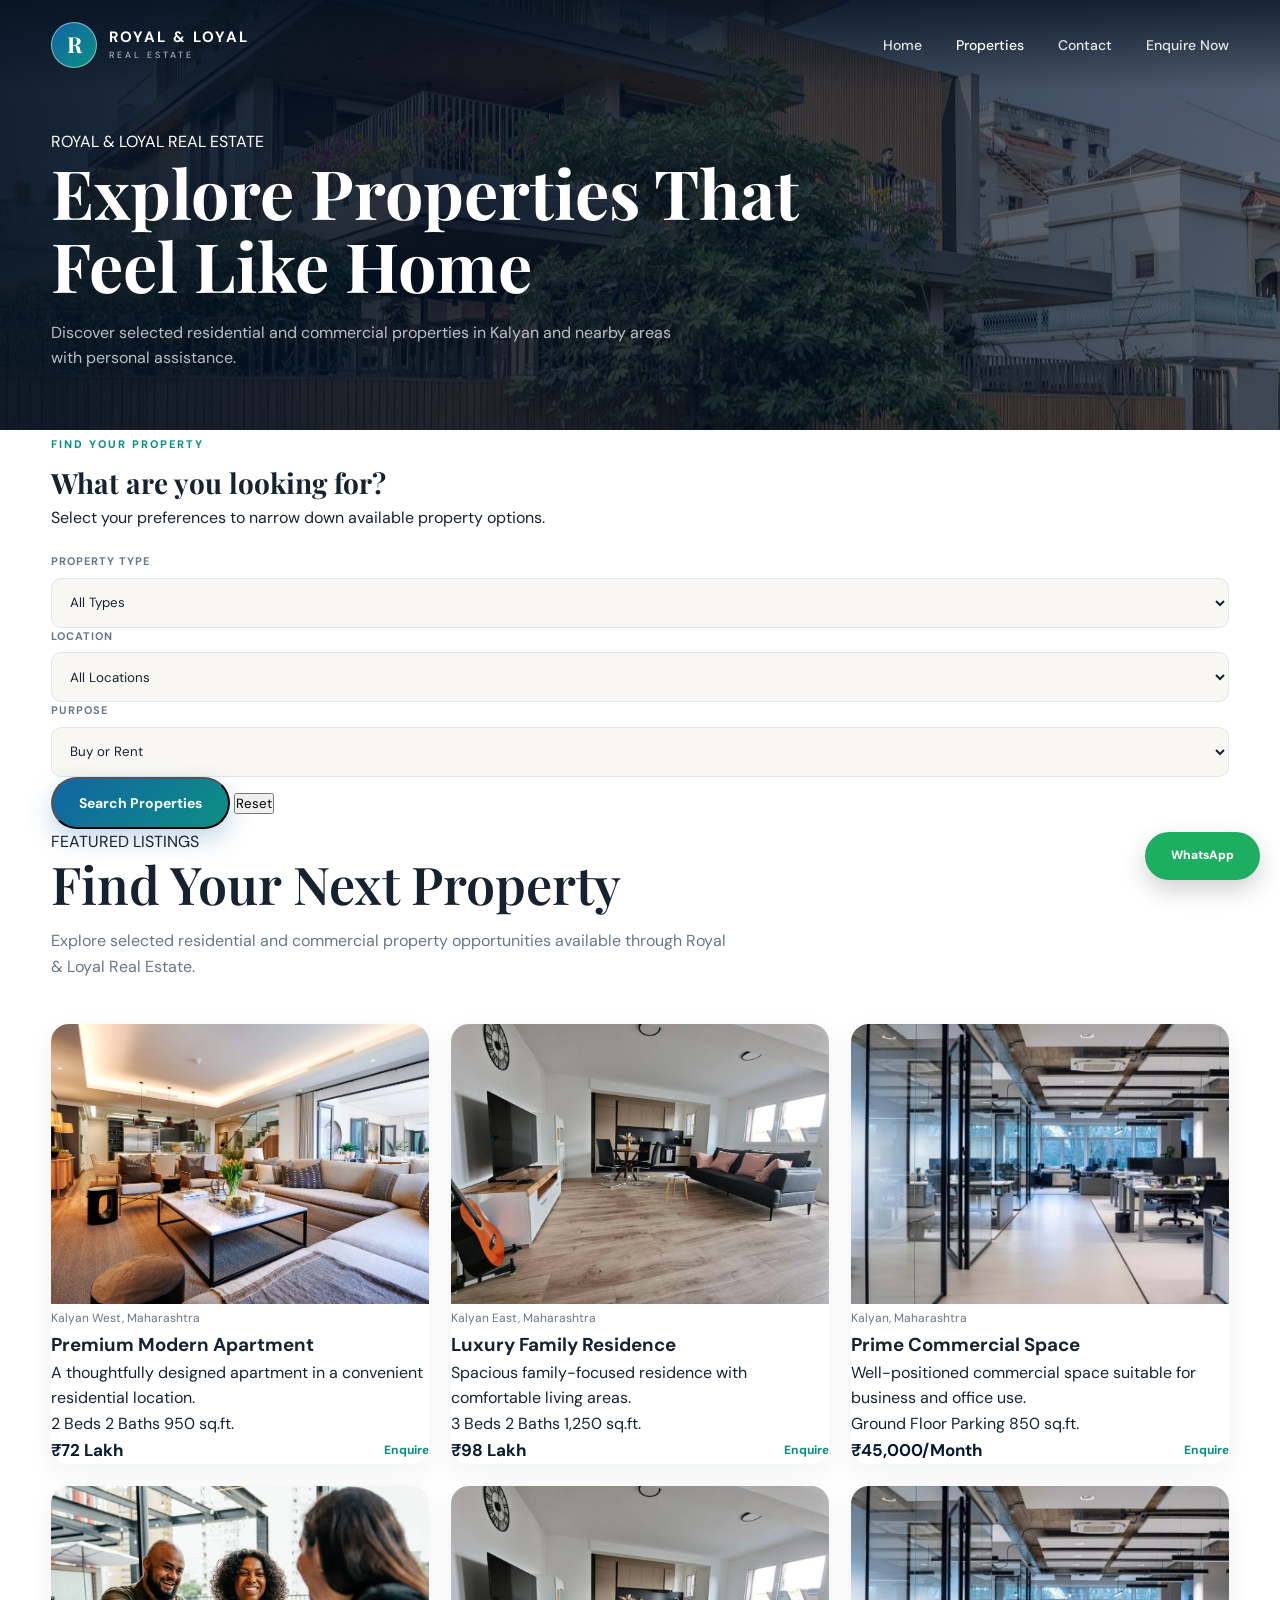
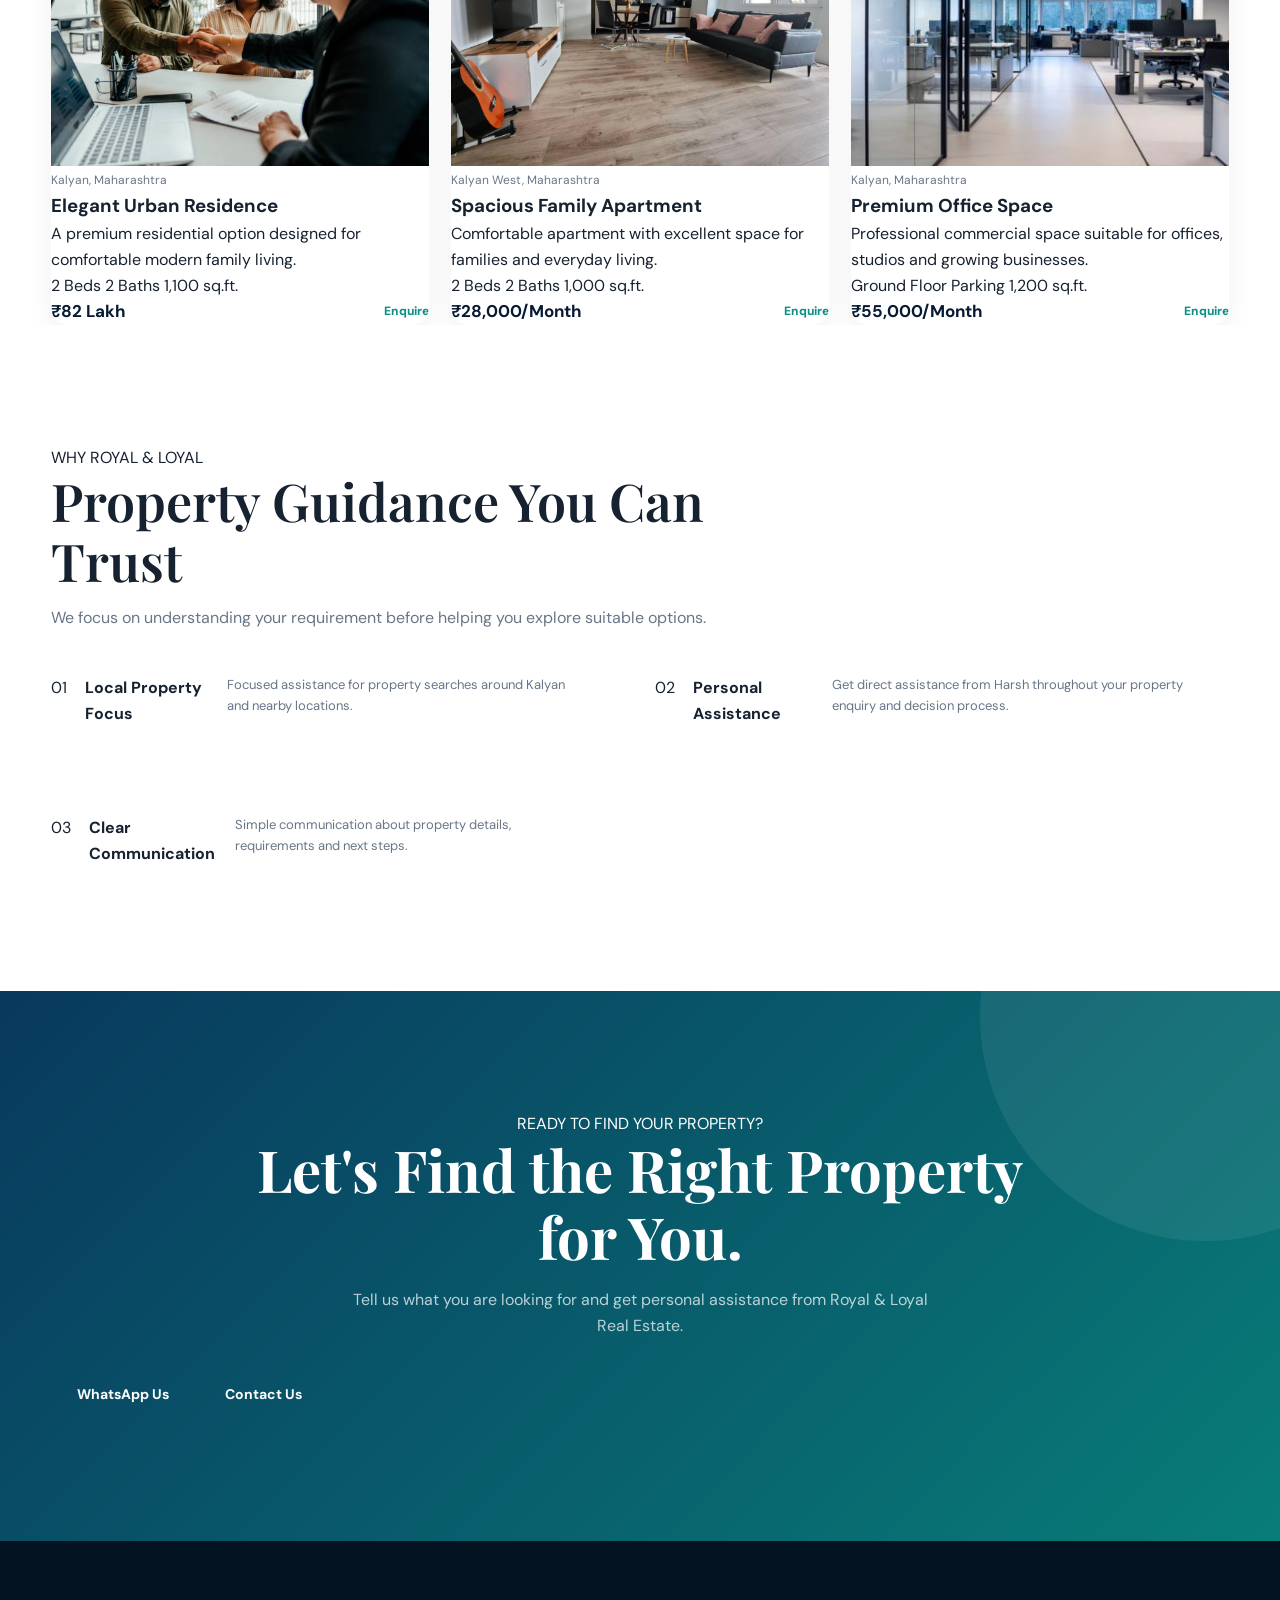
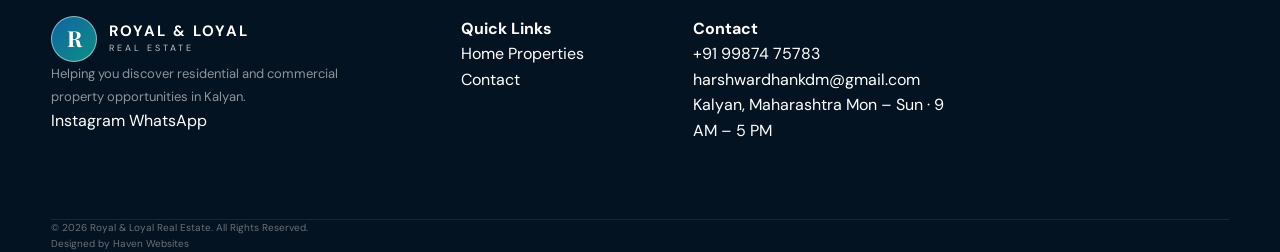
<file: properties.html>
<!DOCTYPE html>
<html lang="en">

<head>

    <meta charset="UTF-8">

    <meta
        name="viewport"
        content="width=device-width, initial-scale=1.0"
    >

    <title>
        Properties in Kalyan | Royal & Loyal Real Estate
    </title>

    <meta
        name="description"
        content="Explore residential and commercial properties in Kalyan with Royal & Loyal Real Estate. Find apartments, homes and commercial spaces with personal assistance."
    >

    <meta
        name="keywords"
        content="properties in Kalyan, flats in Kalyan, apartments in Kalyan, houses for sale Kalyan, commercial property Kalyan, property dealer Kalyan, Royal and Loyal Real Estate"
    >

    <meta
        name="author"
        content="Royal & Loyal Real Estate"
    >

    <meta
        name="robots"
        content="index, follow"
    >

    <meta
        name="theme-color"
        content="#071a33"
    >

    <!-- OPEN GRAPH -->

    <meta
        property="og:title"
        content="Properties in Kalyan | Royal & Loyal Real Estate"
    >

    <meta
        property="og:description"
        content="Explore selected residential and commercial properties in Kalyan with Royal & Loyal Real Estate."
    >

    <meta
        property="og:type"
        content="website"
    >

    <meta
        property="og:site_name"
        content="Royal & Loyal Real Estate"
    >

    <!--
        IMPORTANT:
        Replace this URL if your actual GitHub Pages URL is different.
    -->

    <link
        rel="canonical"
        href="https://harshwebstudio.github.io/royal-loyal-real-estate/properties.html"
    >

    <link
        rel="stylesheet"
        href="style.css"
    >

</head>


<body>


<!-- ==================================================
     NAVIGATION
================================================== -->

<header class="navbar">

    <div class="container nav-container">

        <a
            href="index.html"
            class="logo"
            aria-label="Royal and Loyal Real Estate Home"
        >

            <span
                class="logo-mark"
                aria-hidden="true"
            >
                R
            </span>

            <span class="logo-text">

                <strong>
                    ROYAL &amp; LOYAL
                </strong>

                <small>
                    REAL ESTATE
                </small>

            </span>

        </a>


        <button
            type="button"
            class="menu-toggle"
            id="menuToggle"
            aria-label="Open navigation menu"
            aria-controls="navMenu"
            aria-expanded="false"
        >
            ☰
        </button>


        <nav
            class="nav-menu"
            id="navMenu"
            aria-label="Main navigation"
        >

            <a href="index.html">
                Home
            </a>

            <a
                href="properties.html"
                class="active"
                aria-current="page"
            >
                Properties
            </a>

            <a href="contact.html">
                Contact
            </a>

            <a
                href="contact.html"
                class="nav-cta"
            >
                Enquire Now
            </a>

        </nav>

    </div>

</header>



<!-- ==================================================
     PAGE HERO
================================================== -->

<main>

<section class="page-hero">

    <div class="container">

        <div class="page-hero-content">

            <span class="eyebrow">
                ROYAL &amp; LOYAL REAL ESTATE
            </span>

            <h1>
                Explore Properties
                <span>That Feel Like Home</span>
            </h1>

            <p>
                Discover selected residential and commercial
                properties in Kalyan and nearby areas with
                personal assistance.
            </p>

        </div>

    </div>

</section>



<!-- ==================================================
     PROPERTY SEARCH
================================================== -->

<section
    class="property-search-section"
    aria-labelledby="property-search-title"
>

    <div class="container">

        <div class="property-search-box">

            <div class="search-heading">

                <span class="eyebrow">
                    FIND YOUR PROPERTY
                </span>

                <h2 id="property-search-title">
                    What are you looking for?
                </h2>

                <p>
                    Select your preferences to narrow down
                    available property options.
                </p>

            </div>


            <form
                id="propertySearchForm"
                class="property-search-form"
            >


                <div class="search-field">

                    <label for="propertyType">
                        Property Type
                    </label>

                    <select id="propertyType" name="propertyType">

                        <option value="">
                            All Types
                        </option>

                        <option value="apartment">
                            Apartment
                        </option>

                        <option value="house">
                            House
                        </option>

                        <option value="commercial">
                            Commercial
                        </option>

                    </select>

                </div>



                <div class="search-field">

                    <label for="propertyLocation">
                        Location
                    </label>

                    <select
                        id="propertyLocation"
                        name="propertyLocation"
                    >

                        <option value="">
                            All Locations
                        </option>

                        <option value="kalyan-west">
                            Kalyan West
                        </option>

                        <option value="kalyan-east">
                            Kalyan East
                        </option>

                        <option value="kalyan">
                            Kalyan
                        </option>

                    </select>

                </div>



                <div class="search-field">

                    <label for="propertyPurpose">
                        Purpose
                    </label>

                    <select
                        id="propertyPurpose"
                        name="propertyPurpose"
                    >

                        <option value="">
                            Buy or Rent
                        </option>

                        <option value="buy">
                            Buy
                        </option>

                        <option value="rent">
                            Rent
                        </option>

                    </select>

                </div>



                <button
                    type="submit"
                    class="btn btn-primary"
                >
                    Search Properties
                </button>


                <button
                    type="button"
                    id="resetSearch"
                    class="search-reset"
                >
                    Reset
                </button>

            </form>

        </div>

    </div>

    </section>

    <!-- ==================================================
     PROPERTY LISTINGS
================================================== -->

<section
    class="section properties-listing"
    aria-labelledby="listings-title"
>

    <div class="container">


        <div class="section-heading">

            <div>

                <span class="eyebrow">
                    FEATURED LISTINGS
                </span>

                <h2 id="listings-title">
                    Find Your Next Property
                </h2>

            </div>

            <p>
                Explore selected residential and commercial
                property opportunities available through
                Royal &amp; Loyal Real Estate.
            </p>

        </div>


        <!-- SEARCH RESULT MESSAGE -->

        <div
            id="searchStatus"
            class="search-status"
            aria-live="polite"
        ></div>


        <div
            class="property-grid"
            id="propertyGrid"
        >


            <!-- ==================================================
                 PROPERTY 01
            ================================================== -->

            <article
                class="property-card"
                data-type="apartment"
                data-location="kalyan-west"
                data-purpose="buy"
            >

                <div class="property-image">

                    <img
                        src="images/property-1.jpg"
                        alt="Premium modern apartment in Kalyan West"
                        width="800"
                        height="600"
                        loading="lazy"
                        decoding="async"
                    >

                    <span class="property-tag">
                        FOR SALE
                    </span>

                </div>


                <div class="property-content">

                    <span class="property-location">
                        Kalyan West, Maharashtra
                    </span>

                    <h3>
                        Premium Modern Apartment
                    </h3>

                    <p>
                        A thoughtfully designed apartment
                        in a convenient residential location.
                    </p>


                    <div class="property-features">

                        <span>
                            2 Beds
                        </span>

                        <span>
                            2 Baths
                        </span>

                        <span>
                            950 sq.ft.
                        </span>

                    </div>


                    <div class="property-bottom">

                        <strong>
                            ₹72 Lakh
                        </strong>

                        <a
                            href="https://wa.me/919987475783?text=Hello%20Harsh%2C%20I%20am%20interested%20in%20the%20Premium%20Modern%20Apartment%20in%20Kalyan%20West."
                            target="_blank"
                            rel="noopener noreferrer"
                            class="property-btn"
                            aria-label="Enquire about Premium Modern Apartment"
                        >
                            Enquire
                        </a>

                    </div>

                </div>

            </article>



            <!-- ==================================================
                 PROPERTY 02
            ================================================== -->

            <article
                class="property-card"
                data-type="apartment"
                data-location="kalyan-east"
                data-purpose="buy"
            >

                <div class="property-image">

                    <img
                        src="images/property-2.jpg"
                        alt="Luxury family residence in Kalyan East"
                        width="800"
                        height="600"
                        loading="lazy"
                        decoding="async"
                    >

                    <span class="property-tag">
                        FOR SALE
                    </span>

                </div>


                <div class="property-content">

                    <span class="property-location">
                        Kalyan East, Maharashtra
                    </span>

                    <h3>
                        Luxury Family Residence
                    </h3>

                    <p>
                        Spacious family-focused residence
                        with comfortable living areas.
                    </p>


                    <div class="property-features">

                        <span>
                            3 Beds
                        </span>

                        <span>
                            2 Baths
                        </span>

                        <span>
                            1,250 sq.ft.
                        </span>

                    </div>


                    <div class="property-bottom">

                        <strong>
                            ₹98 Lakh
                        </strong>

                        <a
                            href="https://wa.me/919987475783?text=Hello%20Harsh%2C%20I%20am%20interested%20in%20the%20Luxury%20Family%20Residence%20in%20Kalyan%20East."
                            target="_blank"
                            rel="noopener noreferrer"
                            class="property-btn"
                            aria-label="Enquire about Luxury Family Residence"
                        >
                            Enquire
                        </a>

                    </div>

                </div>

            </article>



            <!-- ==================================================
                 PROPERTY 03
            ================================================== -->

            <article
                class="property-card"
                data-type="commercial"
                data-location="kalyan"
                data-purpose="rent"
            >

                <div class="property-image">

                    <img
                        src="images/property-3.jpg"
                        alt="Prime commercial property in Kalyan"
                        width="800"
                        height="600"
                        loading="lazy"
                        decoding="async"
                    >

                    <span class="property-tag">
                        FOR RENT
                    </span>

                </div>


                <div class="property-content">

                    <span class="property-location">
                        Kalyan, Maharashtra
                    </span>

                    <h3>
                        Prime Commercial Space
                    </h3>

                    <p>
                        Well-positioned commercial space
                        suitable for business and office use.
                    </p>


                    <div class="property-features">

                        <span>
                            Ground Floor
                        </span>

                        <span>
                            Parking
                        </span>

                        <span>
                            850 sq.ft.
                        </span>

                    </div>


                    <div class="property-bottom">

                        <strong>
                            ₹45,000/Month
                        </strong>

                        <a
                            href="https://wa.me/919987475783?text=Hello%20Harsh%2C%20I%20am%20interested%20in%20the%20Prime%20Commercial%20Space%20in%20Kalyan."
                            target="_blank"
                            rel="noopener noreferrer"
                            class="property-btn"
                            aria-label="Enquire about Prime Commercial Space"
                        >
                            Enquire
                        </a>

                    </div>

                </div>

            </article>



            <!-- ==================================================
                 PROPERTY 04
            ================================================== -->

            <article
                class="property-card"
                data-type="apartment"
                data-location="kalyan"
                data-purpose="buy"
            >

                <div class="property-image">

                    <img
                        src="images/property-4.jpg"
                        alt="Elegant urban residence in Kalyan"
                        width="800"
                        height="600"
                        loading="lazy"
                        decoding="async"
                    >

                    <span class="property-tag">
                        FOR SALE
                    </span>

                </div>


                <div class="property-content">

                    <span class="property-location">
                        Kalyan, Maharashtra
                    </span>

                    <h3>
                        Elegant Urban Residence
                    </h3>

                    <p>
                        A premium residential option designed
                        for comfortable modern family living.
                    </p>


                    <div class="property-features">

                        <span>
                            2 Beds
                        </span>

                        <span>
                            2 Baths
                        </span>

                        <span>
                            1,100 sq.ft.
                        </span>

                    </div>


                    <div class="property-bottom">

                        <strong>
                            ₹82 Lakh
                        </strong>

                        <a
                            href="https://wa.me/919987475783?text=Hello%20Harsh%2C%20I%20am%20interested%20in%20the%20Elegant%20Urban%20Residence%20in%20Kalyan."
                            target="_blank"
                            rel="noopener noreferrer"
                            class="property-btn"
                            aria-label="Enquire about Elegant Urban Residence"
                        >
                            Enquire
                        </a>

                    </div>

                </div>

    </article>
            <!-- ==================================================
                 PROPERTY 05
            ================================================== -->

            <article
                class="property-card"
                data-type="apartment"
                data-location="kalyan-west"
                data-purpose="rent"
            >

                <div class="property-image">

                    <img
                        src="images/property-2.jpg"
                        alt="Spacious family apartment in Kalyan West"
                        width="800"
                        height="600"
                        loading="lazy"
                        decoding="async"
                    >

                    <span class="property-tag">
                        FOR RENT
                    </span>

                </div>


                <div class="property-content">

                    <span class="property-location">
                        Kalyan West, Maharashtra
                    </span>

                    <h3>
                        Spacious Family Apartment
                    </h3>

                    <p>
                        Comfortable apartment with excellent
                        space for families and everyday living.
                    </p>


                    <div class="property-features">

                        <span>
                            2 Beds
                        </span>

                        <span>
                            2 Baths
                        </span>

                        <span>
                            1,000 sq.ft.
                        </span>

                    </div>


                    <div class="property-bottom">

                        <strong>
                            ₹28,000/Month
                        </strong>

                        <a
                            href="https://wa.me/919987475783?text=Hello%20Harsh%2C%20I%20am%20interested%20in%20the%20Spacious%20Family%20Apartment%20in%20Kalyan%20West."
                            target="_blank"
                            rel="noopener noreferrer"
                            class="property-btn"
                            aria-label="Enquire about Spacious Family Apartment"
                        >
                            Enquire
                        </a>

                    </div>

                </div>

            </article>



            <!-- ==================================================
                 PROPERTY 06
            ================================================== -->

            <article
                class="property-card"
                data-type="commercial"
                data-location="kalyan"
                data-purpose="rent"
            >

                <div class="property-image">

                    <img
                        src="images/property-3.jpg"
                        alt="Premium office space in Kalyan"
                        width="800"
                        height="600"
                        loading="lazy"
                        decoding="async"
                    >

                    <span class="property-tag">
                        FOR RENT
                    </span>

                </div>


                <div class="property-content">

                    <span class="property-location">
                        Kalyan, Maharashtra
                    </span>

                    <h3>
                        Premium Office Space
                    </h3>

                    <p>
                        Professional commercial space suitable
                        for offices, studios and growing businesses.
                    </p>


                    <div class="property-features">

                        <span>
                            Ground Floor
                        </span>

                        <span>
                            Parking
                        </span>

                        <span>
                            1,200 sq.ft.
                        </span>

                    </div>


                    <div class="property-bottom">

                        <strong>
                            ₹55,000/Month
                        </strong>

                        <a
                            href="https://wa.me/919987475783?text=Hello%20Harsh%2C%20I%20am%20interested%20in%20the%20Premium%20Office%20Space%20in%20Kalyan."
                            target="_blank"
                            rel="noopener noreferrer"
                            class="property-btn"
                            aria-label="Enquire about Premium Office Space"
                        >
                            Enquire
                        </a>

                    </div>

                </div>

            </article>


        </div>


        <!-- NO RESULTS -->

        <div
            id="noResults"
            class="no-results"
            hidden
        >

            <h3>
                No matching properties found.
            </h3>

            <p>
                Try changing your property type,
                location or purpose.
            </p>

            <button
                type="button"
                id="clearFilters"
                class="btn btn-primary"
            >
                View All Properties
            </button>

        </div>

    </div>

</section>



<!-- ==================================================
     WHY CHOOSE US
================================================== -->

<section
    class="section why-section"
    aria-labelledby="why-title"
>

    <div class="container">


        <div class="section-heading">

            <div>

                <span class="eyebrow">
                    WHY ROYAL &amp; LOYAL
                </span>

                <h2 id="why-title">
                    Property Guidance You Can Trust
                </h2>

            </div>

            <p>
                We focus on understanding your requirement
                before helping you explore suitable options.
            </p>

        </div>


        <div class="why-grid">


            <article class="why-item">

                <div class="why-number">
                    01
                </div>

                <h3>
                    Local Property Focus
                </h3>

                <p>
                    Focused assistance for property searches
                    around Kalyan and nearby locations.
                </p>

            </article>


            <article class="why-item">

                <div class="why-number">
                    02
                </div>

                <h3>
                    Personal Assistance
                </h3>

                <p>
                    Get direct assistance from Harsh throughout
                    your property enquiry and decision process.
                </p>

            </article>


            <article class="why-item">

                <div class="why-number">
                    03
                </div>

                <h3>
                    Clear Communication
                </h3>

                <p>
                    Simple communication about property details,
                    requirements and next steps.
                </p>

            </article>


        </div>

    </div>

    </section>
<!-- ==================================================
     CALL TO ACTION
================================================== -->

<section
    class="cta-section"
    aria-labelledby="cta-title"
>

    <div class="container">

        <div class="cta-box">

            <div class="cta-content">

                <span class="eyebrow">
                    READY TO FIND YOUR PROPERTY?
                </span>

                <h2 id="cta-title">
                    Let's Find the Right Property for You.
                </h2>

                <p>
                    Tell us what you are looking for and
                    get personal assistance from Royal &amp;
                    Loyal Real Estate.
                </p>

            </div>


            <div class="cta-actions">

                <a
                    href="https://wa.me/919987475783?text=Hello%20Harsh%2C%20I%20want%20help%20finding%20a%20property."
                    target="_blank"
                    rel="noopener noreferrer"
                    class="btn btn-light"
                >
                    WhatsApp Us
                </a>


                <a
                    href="contact.html"
                    class="btn btn-outline-light"
                >
                    Contact Us
                </a>

            </div>

        </div>

    </div>

</section>

</main>



<!-- ==================================================
     FOOTER
================================================== -->

<footer class="footer">

    <div class="container">

        <div class="footer-grid">


            <!-- BRAND -->

            <div class="footer-brand">

                <a
                    href="index.html"
                    class="logo"
                    aria-label="Royal and Loyal Real Estate Home"
                >

                    <span
                        class="logo-mark"
                        aria-hidden="true"
                    >
                        R
                    </span>

                    <span class="logo-text">

                        <strong>
                            ROYAL &amp; LOYAL
                        </strong>

                        <small>
                            REAL ESTATE
                        </small>

                    </span>

                </a>


                <p>
                    Helping you discover residential and
                    commercial property opportunities in Kalyan.
                </p>


                <div class="footer-social">

                    <a
                        href="https://instagram.com/harshwebdesignerrr11"
                        target="_blank"
                        rel="noopener noreferrer"
                    >
                        Instagram
                    </a>


                    <a
                        href="https://wa.me/919987475783"
                        target="_blank"
                        rel="noopener noreferrer"
                    >
                        WhatsApp
                    </a>

                </div>

            </div>



            <!-- QUICK LINKS -->

            <div class="footer-links">

                <h4>
                    Quick Links
                </h4>

                <a href="index.html">
                    Home
                </a>

                <a href="properties.html">
                    Properties
                </a>

                <a href="contact.html">
                    Contact
                </a>

            </div>



            <!-- CONTACT -->

            <div class="footer-links">

                <h4>
                    Contact
                </h4>

                <a href="tel:+919987475783">
                    +91 99874 75783
                </a>

                <a href="mailto:harshwardhankdm@gmail.com">
                    harshwardhankdm@gmail.com
                </a>

                <span>
                    Kalyan, Maharashtra
                </span>

                <span>
                    Mon – Sun · 9 AM – 5 PM
                </span>

            </div>


        </div>



        <div class="footer-bottom">

            <p>
                © <span data-year></span>
                Royal &amp; Loyal Real Estate.
                All Rights Reserved.
            </p>

            <p>
                Designed by Haven Websites
            </p>

        </div>

    </div>

    </footer>

    <!-- ==================================================
     FLOATING WHATSAPP
================================================== -->

<a
    href="https://wa.me/919987475783?text=Hello%20Harsh%2C%20I%20am%20interested%20in%20your%20real%20estate%20properties."
    class="floating-whatsapp"
    target="_blank"
    rel="noopener noreferrer"
    aria-label="Chat with Royal and Loyal Real Estate on WhatsApp"
>
    WhatsApp
</a>



<!-- ==================================================
     JAVASCRIPT
================================================== -->

<script
    src="script.js"
    defer
></script>


</body>

</html>
</file>
<file: style.css>
@import url('https://fonts.googleapis.com/css2?family=DM+Sans:wght@400;500;600;700&family=Playfair+Display:wght@500;600;700&display=swap');

/* =========================
   ROOT VARIABLES
========================= */

:root {
    --navy: #071a33;
    --navy-light: #0d2a4d;
    --blue: #1264a3;
    --blue-light: #2d8bd1;
    --teal: #0c8f83;
    --gold: #d7ad5b;

    --white: #ffffff;
    --ivory: #f8f7f3;
    --light: #eef3f7;

    --text: #172231;
    --muted: #687687;
    --border: #dfe6ec;

    --shadow: 0 14px 40px rgba(7, 26, 51, 0.09);
    --shadow-heavy: 0 20px 55px rgba(7, 26, 51, 0.14);

    --radius: 18px;
}

/* =========================
   RESET
========================= */

* {
    margin: 0;
    padding: 0;
    box-sizing: border-box;
}

html {
    scroll-behavior: smooth;
}

body {
    font-family: 'DM Sans', sans-serif;
    color: var(--text);
    background: var(--white);
    line-height: 1.6;
    overflow-x: hidden;
}

img {
    width: 100%;
    display: block;
}

a {
    text-decoration: none;
    color: inherit;
}

button,
select,
input,
textarea {
    font-family: inherit;
}

button {
    cursor: pointer;
}

/* =========================
   CONTAINER
========================= */

.container {
    width: min(1180px, 92%);
    margin: 0 auto;
}

/* =========================
   NAVBAR
========================= */

.navbar {
    position: absolute;
    top: 0;
    left: 0;
    width: 100%;
    z-index: 1000;
    padding: 22px 0;
    background: linear-gradient(
        to bottom,
        rgba(3, 16, 31, 0.75),
        transparent
    );
}

.nav-container {
    display: flex;
    align-items: center;
    justify-content: space-between;
}

.logo {
    display: flex;
    align-items: center;
    gap: 12px;
    color: var(--white);
}

.logo-mark {
    width: 46px;
    height: 46px;
    display: grid;
    place-items: center;
    border-radius: 50%;
    border: 1px solid rgba(255, 255, 255, 0.5);
    background: linear-gradient(
        135deg,
        var(--blue),
        var(--teal)
    );
    font-family: 'Playfair Display', serif;
    font-size: 22px;
    font-weight: 700;
}

.logo-text {
    display: flex;
    flex-direction: column;
    line-height: 1.1;
}

.logo-text strong {
    font-size: 15px;
    letter-spacing: 2px;
}

.logo-text small {
    margin-top: 5px;
    font-size: 9px;
    letter-spacing: 3px;
    opacity: 0.75;
}

nav {
    display: flex;
    align-items: center;
    gap: 34px;
}

nav a {
    color: rgba(255, 255, 255, 0.88);
    font-size: 14px;
    font-weight: 500;
    transition: color 0.25s ease;
}

nav a:hover,
nav a.active {
    color: var(--white);
}

.nav-btn {
    padding: 12px 20px;
    border-radius: 50px;
    background: var(--white);
    color: var(--navy) !important;
    font-weight: 700;
}

.menu-toggle {
    display: none;
    border: 0;
    background: transparent;
    color: var(--white);
    font-size: 28px;
    line-height: 1;
}

/* =========================
   HERO
========================= */

.hero {
    min-height: 820px;
    position: relative;
    display: flex;
    align-items: center;
    background:
        linear-gradient(
            90deg,
            rgba(3, 18, 36, 0.92) 0%,
            rgba(3, 18, 36, 0.68) 45%,
            rgba(3, 18, 36, 0.28) 100%
        ),
        url("images/hero.jpg") center / cover no-repeat;
}

.hero-overlay {
    position: absolute;
    inset: 0;
    background: radial-gradient(
        circle at 80% 30%,
        rgba(19, 112, 170, 0.18),
        transparent 40%
    );
    pointer-events: none;
}

.hero-content {
    position: relative;
    z-index: 2;
    color: var(--white);
    padding-top: 100px;
    max-width: 850px;
}

.hero-tag {
    display: inline-block;
    margin-bottom: 22px;
    color: #9ee4df;
    font-size: 12px;
    font-weight: 700;
    letter-spacing: 3px;
}

.hero h1 {
    max-width: 800px;
    font-family: 'Playfair Display', serif;
    font-size: clamp(48px, 7vw, 82px);
    line-height: 1.04;
    font-weight: 600;
    letter-spacing: -2px;
}

.hero h1 span {
    color: #b9e6e1;
}

.hero p {
    max-width: 650px;
    margin: 28px 0 34px;
    color: rgba(255, 255, 255, 0.82);
    font-size: 17px;
    line-height: 1.8;
}

.hero-buttons {
    display: flex;
    flex-wrap: wrap;
    gap: 14px;
}

.btn {
    display: inline-flex;
    align-items: center;
    justify-content: center;
    min-height: 52px;
    padding: 0 26px;
    border-radius: 50px;
    font-size: 14px;
    font-weight: 700;
    transition:
        transform 0.25s ease,
        box-shadow 0.25s ease,
        background 0.25s ease;
}

.btn:hover {
    transform: translateY(-2px);
}

.btn-primary {
    background: linear-gradient(
        135deg,
        var(--blue),
        var(--teal)
    );
    color: var(--white);
    box-shadow: 0 10px 25px rgba(18, 100, 163, 0.25);
}

.btn-outline {
    color: var(--white);
    border: 1px solid rgba(255, 255, 255, 0.45);
    background: rgba(255, 255, 255, 0.08);
}

.hero-trust {
    display: flex;
    flex-wrap: wrap;
    gap: 42px;
    margin-top: 60px;
    padding-top: 25px;
    border-top: 1px solid rgba(255, 255, 255, 0.18);
}

.hero-trust div {
    display: flex;
    flex-direction: column;
}

.hero-trust strong {
    font-family: 'Playfair Display', serif;
    font-size: 24px;
}

.hero-trust span {
    color: rgba(255, 255, 255, 0.62);
    font-size: 11px;
    margin-top: 3px;
}

/* =========================
   SEARCH SECTION
========================= */

.search-section {
    position: relative;
    margin-top: -70px;
    z-index: 10;
}

.search-box {
    padding: 30px;
    border-radius: 22px;
    background: var(--white);
    box-shadow: var(--shadow-heavy);
}

.search-heading {
    margin-bottom: 22px;
}

.search-heading span {
    color: var(--teal);
    font-size: 11px;
    font-weight: 800;
    letter-spacing: 2px;
}

.search-heading h2 {
    margin-top: 5px;
    font-family: 'Playfair Display', serif;
    font-size: 28px;
}

.search-fields {
    display: grid;
    grid-template-columns: 1fr 1fr 1fr auto;
    gap: 14px;
    align-items: end;
}

.search-field {
    display: flex;
    flex-direction: column;
    gap: 7px;
}

.search-field label {
    font-size: 11px;
    font-weight: 700;
    color: var(--muted);
    text-transform: uppercase;
    letter-spacing: 1px;
}

.search-field select {
    width: 100%;
    height: 50px;
    padding: 0 14px;
    border: 1px solid var(--border);
    border-radius: 10px;
    background: var(--ivory);
    color: var(--text);
    outline: none;
}

.search-btn {
    height: 50px;
    padding: 0 22px;
    display: flex;
    align-items: center;
    justify-content: center;
    border: 0;
    border-radius: 10px;
    background: var(--navy);
    color: var(--white);
    font-size: 13px;
    font-weight: 700;
    white-space: nowrap;
    transition: background 0.25s ease;
}

.search-btn:hover {
    background: var(--teal);
}

/* =========================
   SECTION COMMON
========================= */

section {
    position: relative;
}

.section-tag {
    display: inline-block;
    margin-bottom: 12px;
    color: var(--teal);
    font-size: 11px;
    font-weight: 800;
    letter-spacing: 2.5px;
}

.section-heading {
    max-width: 680px;
    margin-bottom: 45px;
}

.section-heading h2,
.intro-content h2,
.why-content h2 {
    font-family: 'Playfair Display', serif;
    font-size: clamp(35px, 5vw, 52px);
    line-height: 1.15;
    font-weight: 600;
}

.section-heading h2 span,
.intro-content h2 span,
.why-content h2 span {
    color: var(--teal);
}

.section-heading p {
    margin-top: 14px;
    color: var(--muted);
}

/* =========================
   INTRO
========================= */

.intro-section {
    padding: 120px 0;
    background: var(--ivory);
}

.intro-grid {
    display: grid;
    grid-template-columns: 1.2fr 0.8fr;
    gap: 80px;
    align-items: center;
}

.intro-content p {
    max-width: 650px;
    margin-top: 22px;
    color: var(--muted);
    font-size: 16px;
}

.text-link {
    display: inline-flex;
    gap: 10px;
    margin-top: 25px;
    color: var(--navy);
    font-size: 14px;
    font-weight: 800;
}

.text-link span {
    color: var(--teal);
    transition: transform 0.25s ease;
}

.text-link:hover span {
    transform: translateX(5px);
}

.intro-card {
    padding: 55px 45px;
    border-radius: 24px;
    background: linear-gradient(
        145deg,
        var(--navy),
        #103c63
    );
    color: var(--white);
    box-shadow: var(--shadow-heavy);
}

.intro-card-icon {
    width: 55px;
    height: 55px;
    display: grid;
    place-items: center;
    margin-bottom: 30px;
    border-radius: 14px;
    background: rgba(255, 255, 255, 0.10);
    color: #a7e2dd;
}

.intro-card h3 {
    font-family: 'Playfair Display', serif;
    font-size: 30px;
    margin-bottom: 14px;
}

.intro-card p {
    color: rgba(255, 255, 255, 0.68);
   }
/* =========================
   SERVICES
========================= */

.services-section {
    padding: 120px 0;
}

.services-grid {
    display: grid;
    grid-template-columns: repeat(3, 1fr);
    gap: 22px;
}

.service-card {
    position: relative;
    padding: 38px;
    border: 1px solid var(--border);
    border-radius: var(--radius);
    background: var(--white);
    transition:
        transform 0.25s ease,
        box-shadow 0.25s ease,
        border-color 0.25s ease;
}

.service-card:hover {
    transform: translateY(-6px);
    border-color: rgba(12, 143, 131, 0.35);
    box-shadow: var(--shadow);
}

.service-number {
    position: absolute;
    top: 25px;
    right: 28px;
    color: rgba(7, 26, 51, 0.08);
    font-family: 'Playfair Display', serif;
    font-size: 42px;
    font-weight: 700;
}

.service-icon {
    width: 58px;
    height: 58px;
    display: grid;
    place-items: center;
    margin-bottom: 25px;
    border-radius: 16px;
    background: #e7f5f3;
    font-size: 24px;
}

.service-card h3 {
    margin-bottom: 12px;
    font-family: 'Playfair Display', serif;
    font-size: 25px;
}

.service-card p {
    margin-bottom: 22px;
    color: var(--muted);
    font-size: 14px;
}

.service-card a {
    color: var(--navy);
    font-size: 13px;
    font-weight: 800;
}

/* =========================
   FEATURED PROPERTIES
========================= */

.featured-section {
    padding: 120px 0;
    background: var(--light);
}

.featured-heading {
    max-width: none;
    display: flex;
    align-items: flex-end;
    justify-content: space-between;
    gap: 30px;
}

.view-all {
    display: inline-flex;
    gap: 10px;
    align-items: center;
    padding-bottom: 8px;
    color: var(--navy);
    font-size: 13px;
    font-weight: 800;
    border-bottom: 1px solid var(--navy);
}

.property-grid {
    display: grid;
    grid-template-columns: repeat(3, 1fr);
    gap: 22px;
}

.property-card {
    overflow: hidden;
    border-radius: 18px;
    background: var(--white);
    box-shadow: 0 8px 28px rgba(7, 26, 51, 0.06);
}

.property-image {
    height: 280px;
    position: relative;
    overflow: hidden;
}

.property-image img {
    width: 100%;
    height: 100%;
    object-fit: cover;
    transition: transform 0.4s ease;
}

.property-card:hover .property-image img {
    transform: scale(1.04);
}

.property-badge {
    position: absolute;
    top: 18px;
    left: 18px;
    padding: 7px 11px;
    border-radius: 50px;
    background: var(--teal);
    color: var(--white);
    font-size: 9px;
    font-weight: 800;
    letter-spacing: 1px;
}

.commercial-badge {
    background: var(--navy);
}

.property-info {
    padding: 25px;
}

.property-type {
    color: var(--teal);
    font-size: 9px;
    font-weight: 800;
    letter-spacing: 1.5px;
}

.property-info h3 {
    margin: 8px 0;
    font-family: 'Playfair Display', serif;
    font-size: 23px;
    line-height: 1.25;
}

.property-location {
    color: var(--muted);
    font-size: 12px;
}

.property-details {
    display: flex;
    flex-wrap: wrap;
    gap: 10px;
    margin: 18px 0;
    padding: 14px 0;
    border-top: 1px solid var(--border);
    border-bottom: 1px solid var(--border);
}

.property-details span {
    color: var(--muted);
    font-size: 11px;
}

.property-bottom {
    display: flex;
    align-items: center;
    justify-content: space-between;
    gap: 15px;
}

.property-bottom strong {
    color: var(--navy);
    font-size: 17px;
}

.property-bottom a {
    color: var(--teal);
    font-size: 12px;
    font-weight: 800;
}

/* =========================
   WHY CHOOSE US
========================= */

.why-section {
    padding: 120px 0;
    background: var(--white);
}

.why-grid {
    display: grid;
    grid-template-columns: 0.95fr 1.05fr;
    gap: 85px;
    align-items: center;
}

.why-image {
    position: relative;
    height: 600px;
    overflow: hidden;
    border-radius: 24px;
}

.why-image::after {
    content: "";
    position: absolute;
    inset: 0;
    background: linear-gradient(
        to top,
        rgba(7, 26, 51, 0.35),
        transparent 45%
    );
    pointer-events: none;
}

.why-image img {
    width: 100%;
    height: 100%;
    object-fit: cover;
}

.experience-card {
    position: absolute;
    z-index: 2;
    left: 25px;
    bottom: 25px;
    min-width: 175px;
    padding: 20px 24px;
    border-radius: 15px;
    background: rgba(255, 255, 255, 0.96);
    box-shadow: var(--shadow);
}

.experience-card strong {
    display: block;
    color: var(--navy);
    font-family: 'Playfair Display', serif;
    font-size: 32px;
}

.experience-card span {
    color: var(--muted);
    font-size: 11px;
}

.why-content > p {
    max-width: 600px;
    margin: 22px 0 35px;
    color: var(--muted);
}

.why-list {
    display: flex;
    flex-direction: column;
    gap: 22px;
}

.why-item {
    display: flex;
    gap: 18px;
}

.why-icon {
    flex: 0 0 40px;
    width: 40px;
    height: 40px;
    display: grid;
    place-items: center;
    border-radius: 50%;
    background: #e7f5f3;
    color: var(--teal);
    font-weight: 800;
}

.why-item h3 {
    margin-bottom: 4px;
    font-size: 16px;
}

.why-item p {
    color: var(--muted);
    font-size: 13px;
}

/* =========================
   STATS
========================= */

.stats-section {
    padding: 70px 0;
    background: linear-gradient(
        135deg,
        var(--navy),
        #0d3559
    );
    color: var(--white);
}

.stats-grid {
    display: grid;
    grid-template-columns: repeat(4, 1fr);
}

.stat-item {
    padding: 15px 25px;
    text-align: center;
    border-right: 1px solid rgba(255, 255, 255, 0.14);
}

.stat-item:last-child {
    border-right: 0;
}

.stat-item strong {
    display: block;
    font-family: 'Playfair Display', serif;
    font-size: 34px;
    color: #a9dfda;
}

.stat-item span {
    display: block;
    margin-top: 5px;
    color: rgba(255, 255, 255, 0.58);
    font-size: 11px;
}

/* =========================
   TESTIMONIAL
========================= */

.testimonial-section {
    padding: 120px 0;
    background: var(--ivory);
}

.testimonial-section .section-heading {
    text-align: center;
    margin-left: auto;
    margin-right: auto;
}

.testimonial-card {
    max-width: 850px;
    margin: 0 auto;
    padding: 55px;
    border-radius: 24px;
    background: var(--white);
    text-align: center;
    box-shadow: var(--shadow);
}

.quote-mark {
    color: var(--teal);
    font-family: 'Playfair Display', serif;
    font-size: 65px;
    line-height: 0.7;
}

.testimonial-card > p {
    margin: 30px auto;
    max-width: 680px;
    color: var(--text);
    font-family: 'Playfair Display', serif;
    font-size: 22px;
    line-height: 1.65;
}

.testimonial-author {
    display: flex;
    align-items: center;
    justify-content: center;
    gap: 12px;
}

.author-avatar {
    width: 44px;
    height: 44px;
    display: grid;
    place-items: center;
    border-radius: 50%;
    background: linear-gradient(
        135deg,
        var(--blue),
        var(--teal)
    );
    color: var(--white);
    font-family: 'Playfair Display', serif;
    font-weight: 700;
}

.testimonial-author div:last-child {
    display: flex;
    flex-direction: column;
    text-align: left;
}

.testimonial-author strong {
    font-size: 13px;
}

.testimonial-author span {
    color: var(--muted);
    font-size: 11px;
   }

/* =========================
   CTA
========================= */

.cta-section {
    padding: 120px 0;
    background: linear-gradient(
        135deg,
        #08395e,
        #087d78
    );
    color: var(--white);
    overflow: hidden;
}

.cta-section::before {
    content: "";
    position: absolute;
    width: 450px;
    height: 450px;
    border-radius: 50%;
    right: -150px;
    top: -200px;
    background: rgba(255, 255, 255, 0.07);
    pointer-events: none;
}

.cta-content {
    position: relative;
    z-index: 2;
    text-align: center;
}

.cta-content .section-tag {
    color: #a8e4df;
}

.cta-content h2 {
    max-width: 800px;
    margin: 0 auto;
    font-family: 'Playfair Display', serif;
    font-size: clamp(38px, 5vw, 58px);
    line-height: 1.15;
}

.cta-content h2 span {
    color: #b8ebe6;
}

.cta-content > p {
    max-width: 600px;
    margin: 18px auto 30px;
    color: rgba(255, 255, 255, 0.72);
}

.cta-buttons {
    display: flex;
    justify-content: center;
    flex-wrap: wrap;
    gap: 12px;
}

.cta-buttons .btn-outline {
    border-color: rgba(255, 255, 255, 0.35);
}

/* =========================
   FOOTER
========================= */

.footer {
    background: #041321;
    color: var(--white);
}

.footer-grid {
    display: grid;
    grid-template-columns: 1.4fr 0.7fr 1fr 0.9fr;
    gap: 55px;
    padding: 75px 0;
}

.footer-brand {
    max-width: 330px;
}

.footer-logo {
    margin-bottom: 22px;
}

.footer-brand > p {
    color: rgba(255, 255, 255, 0.55);
    font-size: 13px;
    line-height: 1.8;
}

.social-links {
    display: flex;
    gap: 10px;
    margin-top: 22px;
    flex-wrap: wrap;
}

.social-links a {
    padding: 8px 12px;
    border: 1px solid rgba(255, 255, 255, 0.15);
    border-radius: 50px;
    color: rgba(255, 255, 255, 0.72);
    font-size: 10px;
    transition:
        border-color 0.25s ease,
        color 0.25s ease;
}

.social-links a:hover {
    border-color: var(--teal);
    color: var(--white);
}

.footer-column {
    display: flex;
    flex-direction: column;
    gap: 11px;
}

.footer-column h3 {
    margin-bottom: 8px;
    font-size: 13px;
    letter-spacing: 1px;
}

.footer-column a,
.footer-column span {
    color: rgba(255, 255, 255, 0.55);
    font-size: 12px;
    line-height: 1.7;
    transition: color 0.25s ease;
}

.footer-column a:hover {
    color: #9ce0db;
}

.footer-column p {
    color: rgba(255, 255, 255, 0.55);
    font-size: 12px;
    line-height: 1.7;
}

.footer-btn {
    display: inline-flex !important;
    align-items: center;
    justify-content: center;
    width: fit-content;
    margin-top: 5px;
    padding: 11px 17px;
    border-radius: 50px;
    background: var(--teal);
    color: var(--white) !important;
    font-weight: 700;
}

/* =========================
   FOOTER BOTTOM
========================= */

.footer-bottom {
    border-top: 1px solid rgba(255, 255, 255, 0.08);
}

.footer-bottom .container {
    min-height: 65px;
    display: flex;
    align-items: center;
    justify-content: space-between;
    gap: 20px;
}

.footer-bottom p {
    color: rgba(255, 255, 255, 0.40);
    font-size: 10px;
}

.footer-bottom strong {
    color: rgba(255, 255, 255, 0.65);
}

/* =========================
   FLOATING WHATSAPP
========================= */

.floating-whatsapp {
    position: fixed;
    z-index: 2000;
    right: 20px;
    bottom: 20px;
    display: flex;
    align-items: center;
    justify-content: center;
    min-width: 115px;
    height: 48px;
    padding: 0 18px;
    border-radius: 50px;
    background: #1eae62;
    color: var(--white);
    font-size: 12px;
    font-weight: 800;
    box-shadow: 0 10px 25px rgba(0, 0, 0, 0.18);
    transition: transform 0.25s ease;
}

.floating-whatsapp:hover {
    transform: translateY(-3px);
}

/* =========================
   PROPERTY SEARCH / FILTER
========================= */

.property-filters {
    margin-bottom: 45px;
}

.filter-form {
    display: grid;
    grid-template-columns: repeat(3, 1fr) auto;
    gap: 14px;
    align-items: end;
    padding: 25px;
    border: 1px solid var(--border);
    border-radius: 18px;
    background: var(--white);
    box-shadow: var(--shadow);
}

.filter-group {
    display: flex;
    flex-direction: column;
    gap: 7px;
}

.filter-group label {
    color: var(--muted);
    font-size: 10px;
    font-weight: 800;
    letter-spacing: 1px;
    text-transform: uppercase;
}

.filter-group select {
    width: 100%;
    height: 48px;
    padding: 0 13px;
    border: 1px solid var(--border);
    border-radius: 9px;
    background: var(--ivory);
    color: var(--text);
    outline: none;
}

.filter-reset {
    height: 48px;
    padding: 0 20px;
    border: 0;
    border-radius: 9px;
    background: var(--navy);
    color: var(--white);
    font-size: 12px;
    font-weight: 700;
}

.filter-reset:hover {
    background: var(--teal);
}

/* =========================
   PROPERTY PAGE HERO
========================= */

.page-hero {
    min-height: 430px;
    display: flex;
    align-items: center;
    position: relative;
    color: var(--white);
    background:
        linear-gradient(
            90deg,
            rgba(3, 18, 36, 0.92),
            rgba(3, 18, 36, 0.60)
        ),
        url("images/hero.jpg") center / cover no-repeat;
}

.page-hero-content {
    position: relative;
    z-index: 2;
    padding-top: 70px;
}

.page-hero h1 {
    max-width: 750px;
    font-family: 'Playfair Display', serif;
    font-size: clamp(42px, 6vw, 68px);
    line-height: 1.08;
}

.page-hero p {
    max-width: 620px;
    margin-top: 18px;
    color: rgba(255, 255, 255, 0.72);
    font-size: 16px;
}

.properties-section {
    padding: 100px 0 120px;
    background: var(--light);
}

.properties-heading {
    display: flex;
    align-items: flex-end;
    justify-content: space-between;
    gap: 25px;
    margin-bottom: 40px;
}

.properties-heading h2 {
    font-family: 'Playfair Display', serif;
    font-size: clamp(34px, 5vw, 50px);
}

.properties-heading p {
    max-width: 480px;
    color: var(--muted);
    font-size: 14px;
}

.no-results {
    display: none;
    padding: 50px 20px;
    border-radius: 18px;
    background: var(--white);
    text-align: center;
    color: var(--muted);
}

.no-results.show {
    display: block;
}

/* =========================
   CONTACT COMMON
========================= */

.contact-section {
    padding: 110px 0;
    background: var(--ivory);
}

.contact-grid {
    display: grid;
    grid-template-columns: 0.9fr 1.1fr;
    gap: 70px;
    align-items: start;
}

.contact-info h2,
.contact-form-wrap h2 {
    font-family: 'Playfair Display', serif;
    font-size: clamp(35px, 5vw, 52px);
    line-height: 1.15;
}

.contact-info > p {
    max-width: 550px;
    margin: 20px 0 35px;
    color: var(--muted);
}

.contact-details {
    display: flex;
    flex-direction: column;
    gap: 20px;
}

.contact-item {
    display: flex;
    gap: 15px;
    align-items: flex-start;
}

.contact-icon {
    flex: 0 0 45px;
    width: 45px;
    height: 45px;
    display: grid;
    place-items: center;
    border-radius: 12px;
    background: #e7f5f3;
    color: var(--teal);
}

.contact-item strong {
    display: block;
    margin-bottom: 3px;
    font-size: 14px;
}

.contact-item span,
.contact-item a {
    color: var(--muted);
    font-size: 13px;
}

.contact-form {
    padding: 35px;
    border-radius: 22px;
    background: var(--white);
    box-shadow: var(--shadow);
}

.form-group {
    margin-bottom: 18px;
}

.form-group label {
    display: block;
    margin-bottom: 7px;
    color: var(--muted);
    font-size: 11px;
    font-weight: 700;
    letter-spacing: 0.7px;
    text-transform: uppercase;
}

.form-group input,
.form-group textarea,
.form-group select {
    width: 100%;
    border: 1px solid var(--border);
    border-radius: 10px;
    background: var(--ivory);
    color: var(--text);
    outline: none;
}

.form-group input,
.form-group select {
    height: 50px;
    padding: 0 14px;
}

.form-group textarea {
    min-height: 130px;
    padding: 14px;
    resize: vertical;
}

.form-submit {
    width: 100%;
    min-height: 52px;
    border: 0;
    border-radius: 10px;
    background: linear-gradient(
        135deg,
        var(--blue),
        var(--teal)
    );
    color: var(--white);
    font-weight: 800;
}
/* =========================
   ACCESSIBILITY / PERFORMANCE
========================= */

img {
    height: auto;
}

a,
button,
select,
input,
textarea {
    -webkit-tap-highlight-color: transparent;
}

:focus-visible {
    outline: 2px solid var(--teal);
    outline-offset: 3px;
}

/* Avoid accidental horizontal overflow */
.container,
.nav-container {
    min-width: 0;
}

/* =========================
   TABLET
========================= */

@media (max-width: 1000px) {

    .container {
        width: min(92%, 760px);
    }

    nav {
        gap: 20px;
    }

    .search-fields {
        grid-template-columns: 1fr 1fr;
    }

    .search-btn {
        width: 100%;
    }

    .intro-grid,
    .why-grid {
        gap: 45px;
    }

    .services-grid,
    .property-grid {
        grid-template-columns: repeat(2, 1fr);
    }

    .footer-grid {
        grid-template-columns: repeat(2, 1fr);
    }

    .filter-form {
        grid-template-columns: 1fr 1fr;
    }

    .filter-reset {
        width: 100%;
    }

    .contact-grid {
        gap: 45px;
    }
}

/* =========================
   MOBILE NAVIGATION
========================= */

@media (max-width: 760px) {

    html {
        scroll-behavior: auto;
    }

    .container {
        width: 90%;
    }

    .navbar {
        padding: 16px 0;
    }

    .menu-toggle {
        display: block;
    }

    nav {
        position: absolute;
        top: 70px;
        left: 5%;
        width: 90%;
        padding: 18px;
        display: none;
        flex-direction: column;
        align-items: stretch;
        gap: 4px;
        border-radius: 16px;
        background: rgba(4, 19, 33, 0.98);
        box-shadow: 0 15px 40px rgba(0, 0, 0, 0.20);
    }

    nav.show {
        display: flex;
    }

    nav a {
        padding: 13px;
    }

    .nav-btn {
        text-align: center;
        margin-top: 5px;
    }

    /* HERO */

    .hero {
        min-height: 740px;
        background-position: 60% center;
    }

    .hero-overlay {
        display: none;
    }

    .hero-content {
        padding-top: 85px;
    }

    .hero h1 {
        font-size: clamp(42px, 13vw, 64px);
        letter-spacing: -1px;
    }

    .hero p {
        margin: 22px 0 28px;
        font-size: 15px;
        line-height: 1.7;
    }

    .hero-buttons {
        gap: 10px;
    }

    .hero-trust {
        gap: 25px;
        margin-top: 40px;
    }

    /* SEARCH */

    .search-section {
        margin-top: -40px;
    }

    .search-box {
        padding: 20px;
        border-radius: 18px;
    }

    .search-fields {
        grid-template-columns: 1fr;
        gap: 12px;
    }

    /* SECTIONS */

    .intro-section,
    .services-section,
    .featured-section,
    .why-section,
    .testimonial-section,
    .cta-section {
        padding: 80px 0;
    }

    .section-heading {
        margin-bottom: 32px;
    }

    .section-heading h2,
    .intro-content h2,
    .why-content h2 {
        font-size: clamp(34px, 10vw, 46px);
    }

    .intro-grid,
    .why-grid {
        grid-template-columns: 1fr;
    }

    .intro-card {
        padding: 40px 30px;
    }

    .why-image {
        height: 430px;
        order: 2;
        border-radius: 20px;
    }

    .why-content {
        order: 1;
    }

    .services-grid,
    .property-grid {
        grid-template-columns: 1fr;
    }

    .featured-heading,
    .properties-heading {
        align-items: flex-start;
        flex-direction: column;
    }

    .property-image {
        height: 250px;
    }

    /* STATS */

    .stats-section {
        padding: 55px 0;
    }

    .stats-grid {
        grid-template-columns: repeat(2, 1fr);
    }

    .stat-item {
        padding: 20px 10px;
        border-right: 0;
        border-bottom: 1px solid rgba(255, 255, 255, 0.12);
    }

    .stat-item:nth-child(3),
    .stat-item:nth-child(4) {
        border-bottom: 0;
    }

    /* TESTIMONIAL */

    .testimonial-card {
        padding: 35px 22px;
    }

    .testimonial-card > p {
        font-size: 18px;
        line-height: 1.55;
    }

    /* CTA */

    .cta-section::before {
        width: 300px;
        height: 300px;
        right: -170px;
        top: -120px;
    }

    /* FOOTER */

    .footer-grid {
        grid-template-columns: 1fr;
        gap: 38px;
        padding: 60px 0;
    }

    .footer-bottom .container {
        min-height: auto;
        padding: 20px 0;
        flex-direction: column;
        align-items: flex-start;
    }

    /* PROPERTY FILTER */

    .filter-form {
        grid-template-columns: 1fr;
        padding: 20px;
    }

    .property-filters {
        margin-bottom: 30px;
    }

    /* PROPERTY PAGE */

    .page-hero {
        min-height: 390px;
    }

    .page-hero-content {
        padding-top: 65px;
    }

    .page-hero h1 {
        font-size: clamp(40px, 12vw, 58px);
    }

    .properties-section {
        padding: 75px 0 90px;
    }

    /* CONTACT */

    .contact-section {
        padding: 80px 0;
    }

    .contact-grid {
        grid-template-columns: 1fr;
        gap: 45px;
    }

    .contact-form {
        padding: 25px 20px;
    }

    .contact-info h2,
    .contact-form-wrap h2 {
        font-size: clamp(34px, 10vw, 46px);
    }
}

/* =========================
   SMALL MOBILE
========================= */

@media (max-width: 480px) {

    .container {
        width: 91%;
    }

    .logo {
        gap: 9px;
    }

    .logo-mark {
        width: 40px;
        height: 40px;
        font-size: 19px;
    }

    .logo-text strong {
        font-size: 12px;
        letter-spacing: 1.5px;
    }

    .logo-text small {
        font-size: 7px;
        letter-spacing: 2px;
    }

    .hero {
        min-height: 700px;
    }

    .hero h1 {
        font-size: clamp(40px, 12vw, 56px);
    }

    .hero-buttons {
        flex-direction: column;
        align-items: stretch;
    }

    .btn {
        width: 100%;
        min-height: 50px;
    }

    .hero-trust {
        display: grid;
        grid-template-columns: repeat(2, 1fr);
        gap: 18px;
    }

    .hero-trust div:last-child {
        grid-column: 1 / -1;
    }

    .hero-trust strong {
        font-size: 21px;
    }

    .search-box {
        padding: 18px;
    }

    .search-heading h2 {
        font-size: 24px;
    }

    .intro-card {
        padding: 35px 25px;
    }

    .service-card {
        padding: 30px 25px;
    }

    .property-info {
        padding: 20px;
    }

    .property-info h3 {
        font-size: 21px;
    }

    .property-bottom {
        align-items: flex-end;
    }

    .property-bottom strong {
        font-size: 15px;
    }

    .floating-whatsapp {
        right: 12px;
        bottom: 12px;
        min-width: 105px;
        height: 44px;
        padding: 0 15px;
    }

    .why-image {
        height: 370px;
    }

    .experience-card {
        left: 15px;
        bottom: 15px;
        min-width: 155px;
        padding: 16px 18px;
    }

    .experience-card strong {
        font-size: 27px;
    }

    .testimonial-card {
        padding: 30px 18px;
    }

    .quote-mark {
        font-size: 55px;
    }

    .cta-buttons {
        flex-direction: column;
    }

    .cta-buttons .btn {
        width: 100%;
    }

    .page-hero {
        min-height: 350px;
    }

    .properties-section {
        padding-top: 65px;
    }

    .filter-form {
        padding: 17px;
    }

    .contact-section {
        padding: 70px 0;
    }
       }

/* =========================
   NAVBAR SCROLL STATE
========================= */

.navbar.scrolled {
    position: fixed;
    background: rgba(4, 19, 33, 0.98);
    padding: 14px 0;
    box-shadow: 0 8px 25px rgba(0, 0, 0, 0.12);
}

/* =========================
   REVEAL ANIMATION
========================= */

.reveal-element {
    opacity: 0;
    transform: translateY(18px);
    transition:
        opacity 0.5s ease,
        transform 0.5s ease;
}

.reveal-visible {
    opacity: 1;
    transform: translateY(0);
}

/* =========================
   REDUCED MOTION
========================= */

@media (prefers-reduced-motion: reduce) {

    html {
        scroll-behavior: auto;
    }

    *,
    *::before,
    *::after {
        animation-duration: 0.01ms !important;
        animation-iteration-count: 1 !important;
        transition-duration: 0.01ms !important;
        scroll-behavior: auto !important;
    }

    .reveal-element {
        opacity: 1;
        transform: none;
    }
}

/* =========================
   MOBILE PERFORMANCE
========================= */

@media (max-width: 760px) {

    /*
       Disable expensive hover transforms on touch devices.
       This prevents unnecessary GPU work while scrolling.
    */

    .service-card:hover,
    .property-card:hover .property-image img,
    .btn:hover,
    .floating-whatsapp:hover {
        transform: none;
    }

    /*
       Keep mobile cards visually clean without
       excessive shadow rendering.
    */

    .service-card,
    .property-card,
    .testimonial-card,
    .contact-form {
        box-shadow: 0 8px 25px rgba(7, 26, 51, 0.07);
    }

    /*
       Avoid large decorative pseudo-elements
       affecting mobile rendering.
    */

    .cta-section::before {
        opacity: 0.5;
    }

    /*
       Prevent long text from breaking layouts.
    */

    h1,
    h2,
    h3,
    p,
    a,
    span {
        overflow-wrap: break-word;
    }
}

/* =========================
   FORM STATES
========================= */

.search-field select:focus,
.filter-group select:focus,
.form-group input:focus,
.form-group textarea:focus,
.form-group select:focus {
    border-color: var(--teal);
    box-shadow: 0 0 0 3px rgba(12, 143, 131, 0.08);
}

/* =========================
   PROPERTY CARD STATES
========================= */

.property-card[data-hidden="true"] {
    display: none;
}

/* =========================
   UTILITY
========================= */

.text-center {
    text-align: center;
}

.hidden {
    display: none !important;
}

/* =========================
   PRINT
========================= */

@media print {

    .navbar,
    .floating-whatsapp,
    .menu-toggle,
    .cta-section,
    .footer {
        display: none !important;
    }

    body {
        color: #000;
        background: #fff;
    }

    .container {
        width: 100%;
    }
}
/* ==========================================
   ROYAL & LOYAL — PREMIUM CONTACT ACTIONS
========================================== */

.contact-actions-section {
    padding: 95px 0;
    background:
        radial-gradient(
            circle at 0% 0%,
            rgba(18, 100, 163, 0.07),
            transparent 38%
        ),
        var(--ivory);
}

.contact-actions-heading {
    max-width: 700px;
    margin: 0 auto 42px;
    text-align: center;
}

.contact-actions-heading h2 {
    font-family: 'Playfair Display', serif;
    font-size: clamp(34px, 5vw, 49px);
    line-height: 1.2;
    color: var(--navy);
}

.contact-actions-heading h2 span {
    display: block;
    color: var(--teal);
}

.contact-actions-heading p {
    max-width: 520px;
    margin: 15px auto 0;
    color: var(--muted);
    font-size: 14px;
}

.contact-actions-grid {
    display: grid;
    grid-template-columns: repeat(2, minmax(0, 1fr));
    gap: 18px;
    max-width: 900px;
    margin: 0 auto;
}

.contact-action-card {
    position: relative;
    display: flex;
    align-items: center;
    gap: 17px;
    min-width: 0;
    min-height: 112px;
    padding: 22px;
    overflow: hidden;

    background: var(--white);
    border: 1px solid var(--border);
    border-radius: 17px;

    box-shadow: 0 8px 25px rgba(7, 26, 51, 0.045);

    transition:
        border-color 0.2s ease,
        box-shadow 0.2s ease,
        background 0.2s ease;
}

.contact-action-card::before {
    content: "";
    position: absolute;
    left: 0;
    top: 18px;
    bottom: 18px;
    width: 3px;
    border-radius: 0 4px 4px 0;
    background: var(--contact-accent, var(--teal));
}

.contact-action-card:hover {
    border-color: var(--contact-accent, var(--teal));
    box-shadow: 0 12px 30px rgba(7, 26, 51, 0.09);
}

.contact-action-icon {
    flex: 0 0 52px;
    width: 52px;
    height: 52px;
    display: grid;
    place-items: center;
    border-radius: 14px;
    background: var(--contact-tint, #e7f5f3);
    color: var(--contact-accent, var(--teal));
    font-size: 27px;
    font-weight: 700;
}

.contact-action-text {
    display: flex;
    flex: 1;
    flex-direction: column;
    gap: 5px;
    min-width: 0;
}

.contact-action-text strong {
    color: var(--navy);
    font-size: 16px;
    font-weight: 700;
}

.contact-action-text small {
    color: var(--muted);
    font-size: 12px;
    line-height: 1.5;
}

.contact-action-arrow {
    flex: 0 0 auto;
    color: var(--contact-accent, var(--teal));
    font-size: 20px;
    font-weight: 700;
}

.instagram-card {
    --contact-accent: #a13f83;
    --contact-tint: #f8edf5;
}

.call-card {
    --contact-accent: #1264a3;
    --contact-tint: #eaf3fb;
}

.whatsapp-card {
    --contact-accent: #168653;
    --contact-tint: #e8f7ee;
}

.email-card {
    --contact-accent: #c34a43;
    --contact-tint: #fbeeed;
}

.contact-actions-note {
    margin-top: 28px;
    color: var(--muted);
    font-size: 12px;
    text-align: center;
}

/* Keyboard accessibility */
.contact-action-card:focus-visible {
    outline: 3px solid var(--teal);
    outline-offset: 4px;
}

/* Mobile layout */
@media (max-width: 600px) {
    .contact-actions-section {
        padding: 70px 0;
    }

    .contact-actions-heading {
        margin-bottom: 30px;
    }

    .contact-actions-grid {
        grid-template-columns: 1fr;
        gap: 13px;
    }

    .contact-action-card {
        min-height: 94px;
        padding: 17px;
        gap: 13px;
        border-radius: 14px;
    }

    .contact-action-icon {
        flex-basis: 46px;
        width: 46px;
        height: 46px;
        font-size: 24px;
        border-radius: 12px;
    }

    .contact-action-text strong {
        font-size: 15px;
    }

    .contact-action-text small {
        font-size: 11px;
    }

    .contact-action-arrow {
        font-size: 18px;
    }
}

/* Respect reduced-motion preferences */
@media (prefers-reduced-motion: reduce) {
    .contact-action-card {
        transition: none;
    }
   }
</file>
